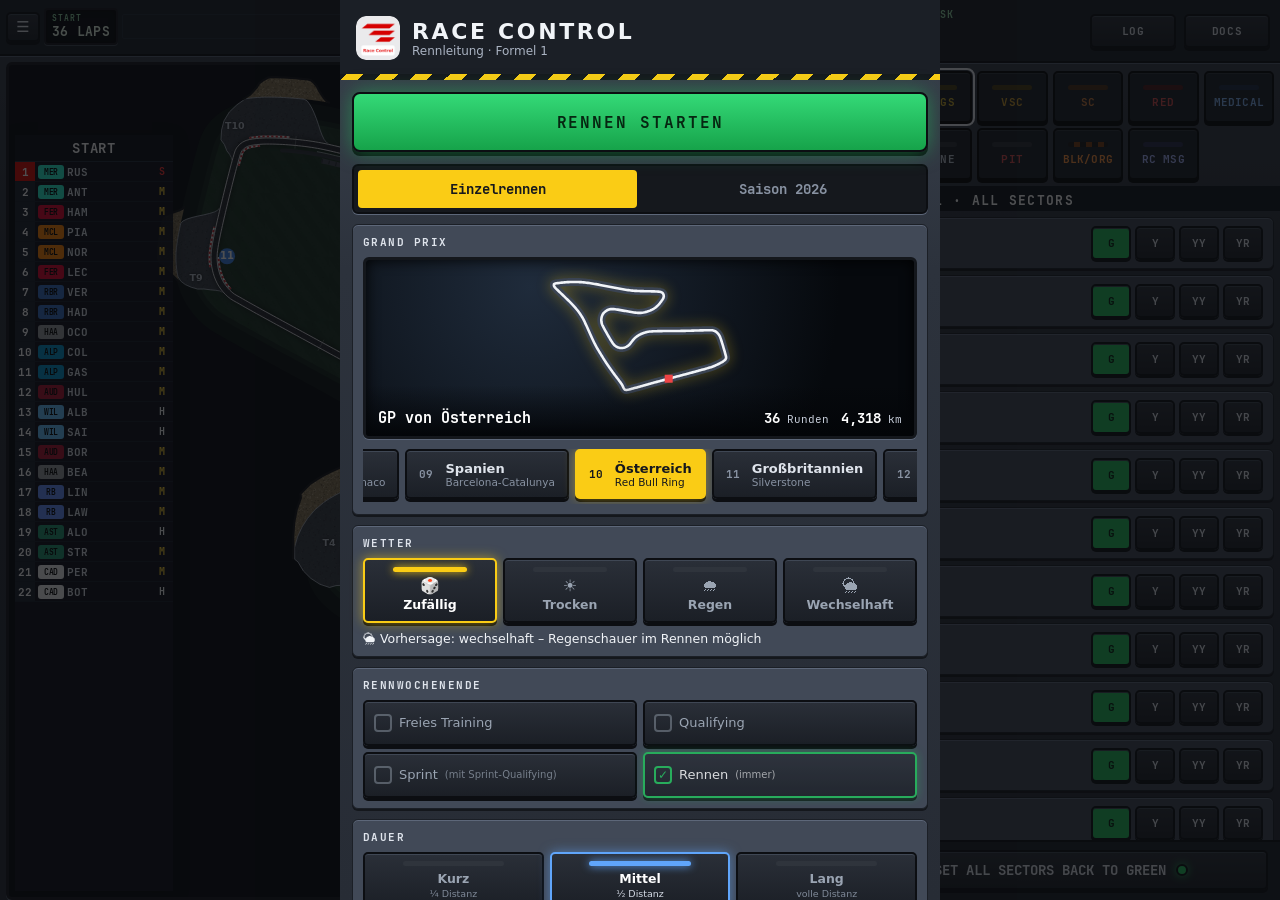
<file: index.html>
<!doctype html>
<html lang="de">
<head>
  <meta charset="utf-8">
  <meta name="viewport" content="width=device-width, initial-scale=1, maximum-scale=1, user-scalable=no, viewport-fit=cover">
  <meta name="theme-color" content="#0b0f17">
  <meta name="mobile-web-app-capable" content="yes">
  <meta name="apple-mobile-web-app-capable" content="yes">
  <meta name="apple-mobile-web-app-status-bar-style" content="black-translucent">
  <meta name="apple-mobile-web-app-title" content="Race Control">
  <title>F1 Race Control</title>
  <link rel="manifest" href="manifest.webmanifest?v=3">
  <link rel="icon" href="icons/icon-192.png">
  <link rel="apple-touch-icon" href="icons/apple-touch-icon.png">
  <link rel="stylesheet" href="css/style.css">
  <!-- Ladeseite: sofort sichtbar, bis alles geladen und die Startseite fertig gezeichnet ist -->
  <style>
    #boot { position: fixed; inset: 0; z-index: 1000; display: flex; align-items: center; justify-content: center; background: #15181d; color: #f1f4f8;
      font-family: system-ui, -apple-system, "Segoe UI", Roboto, sans-serif; transition: opacity .35s ease; }
    #boot.gone { opacity: 0; pointer-events: none; }
    #boot::before, #boot::after { content: ''; position: absolute; left: 0; right: 0; height: 8px; background: repeating-linear-gradient(-45deg, #facc15 0 10px, #15181d 10px 20px); }
    #boot::before { top: 0; } #boot::after { bottom: 0; }
    #boot .bt-in { display: flex; flex-direction: column; align-items: center; width: min(260px, 72vw); }
    #boot .bt-logo { width: 92px; height: 92px; border-radius: 20px; box-shadow: 0 14px 34px -14px rgba(0,0,0,.7); animation: btPuls 1.6s ease-in-out infinite; }
    #boot .bt-name { margin-top: 16px; font: 800 20px ui-monospace, "RC Mono", monospace; letter-spacing: .14em; }
    #boot .bt-sub { margin-top: 2px; font-size: 12px; color: #aab3c2; }
    #boot .bt-bar { width: 100%; height: 6px; margin-top: 24px; border-radius: 3px; background: rgba(255,255,255,.14); overflow: hidden; }
    #boot .bt-bar i { display: block; height: 100%; width: 6%; border-radius: 3px; background: #facc15; transition: width .2s ease-out; }
    #boot .bt-text { margin-top: 10px; font-size: 12.5px; color: #c3cad6; min-height: 17px; }
    @keyframes btPuls { 50% { transform: scale(1.05); } }
    @media (prefers-reduced-motion: reduce) { #boot .bt-logo { animation: none; } }
  </style>
</head>
<body>
  <div id="boot"><div class="bt-in">
    <img class="bt-logo" src="icons/icon-192.png" alt="">
    <div class="bt-name">RACE CONTROL</div>
    <div class="bt-sub">Rennleitung · Formel 1</div>
    <div class="bt-bar"><i id="bootBar"></i></div>
    <div id="bootText" class="bt-text">Wird geladen …</div>
  </div></div>
  <div id="app">
    <header class="status">
      <button id="menuBtn" class="icon-btn" aria-label="Menü">☰</button>
      <div class="status-lap">
        <span id="lapLabel" class="label">Runde</span>
        <span id="lap">–</span>
      </div>
      <div id="flag" class="flag-chip flag-start">START</div>
      <div class="status-clock"><span id="clock">0:00:00</span></div>
      <div class="status-clock status-wx" id="wxOpen" role="button" aria-label="Wetter und Regenradar"><span id="wx" class="wx"></span></div>
      <button id="speedBtn" class="pill-btn" aria-label="Tempo" aria-haspopup="true">4×</button>
      <button id="pauseBtn" class="pill-btn pause-btn" aria-label="Pause">▶</button>
      <button id="rcBtn" class="pill-btn rc-btn" aria-label="RC Desk öffnen">RC</button>
    </header>

    <section id="driverCard" class="driver-card hidden"></section>
    <section class="map-wrap">
      <canvas id="map"></canvas>
      <div id="lights" class="lights hidden"><span></span><span></span><span></span><span></span><span></span></div>
      <div id="tower" class="tower"></div>
      <button id="startCtl" class="start-ctl hidden"></button>
      <div class="map-btns">
        <button id="zoomResetBtn" class="map-btn hidden" aria-label="Zoom zurücksetzen">⤢ Gesamt</button>
        <button id="towerBtn" class="map-btn" aria-label="Ranking anzeigen">TOWER</button>
        <button id="labelsBtn" class="map-btn" aria-label="Kürzel anzeigen">ABC</button>
      </div>
      <div class="paused-tag">PAUSE</div>
      <div class="mon-label">TRACK MAP · LIVE</div>
      <button id="alertBanner" class="alert hidden"></button>
    </section>

    <div id="dragHandle" class="drag-handle" aria-label="Bereich verkleinern oder vergrößern"><span></span></div>
    <nav class="tabs">
      <button class="tab active" data-tab="feed">RC LOG <span id="feedBadge" class="badge-count hidden">0</span></button>
    </nav>

    <main class="panels">
      <div id="panel-timing" class="panel">
        <div class="timing-head">
          <span class="pos">P</span>
          <span class="teambar"></span>
          <span class="code">Fahrer</span>
          <span class="delta"></span>
          <span class="rst"></span>
          <button id="gapHead" class="gap gap-head">Abstand</button>
          <span class="tyrecell">Reifen</span>
          <span class="stops">St</span>
        </div>
        <div id="timing"></div>
      </div>
      <div id="panel-feed" class="panel active">
        <div id="feedFilter" class="fk-chips"></div>
        <ul id="feed" class="feed" data-filter="all"></ul>
      </div>
      <div id="panel-cases" class="panel">
        <div id="cases"></div>
      </div>
    </main>

    <footer class="actions">
      <button id="footDocsBtn" class="deck-btn docs-btn" aria-label="Entscheidungen">DOCS <span id="casesBadge" class="badge-count hidden">0</span></button>
      <button id="deckBtn" class="deck-btn" aria-expanded="false">
        <span class="deck-lamps">
          <span id="lampFlag" class="lamp-s"><i></i>FLAG</span>
          <span id="lampVsc" class="lamp-s"><i></i>VSC</span>
          <span id="lampSc" class="lamp-s"><i></i>SC</span>
          <span id="lampRed" class="lamp-s"><i></i>RED</span>
          <span id="lampMed" class="lamp-s"><i></i>MED</span>
          <span id="lampPit" class="lamp-s"><i></i>PIT</span>
        </span>
        <span class="deck-open">CONTROL <b>▲</b></span>
      </button>
    </footer>
  </div>

  <div id="introScreen" class="intro-screen hidden"><canvas id="introCanvas"></canvas></div>
  <div id="speedDrop" class="speed-drop hidden" aria-hidden="true"></div>
  <div id="speedMenu" class="popover hidden" role="menu">
    <button id="menuPauseBtn" class="menu-pause">▶ WEITER</button>
    <div class="popover-title">Tempo</div>
    <div class="speed-slider"><input id="speedRange" type="range" min="0" max="5" step="1" aria-label="Tempo"><div class="speed-ticks"></div></div>
  </div>

  <!-- ☰ Menü während des Rennens -->
  <div id="optionsScreen" class="overlay hidden">
    <div class="sheet opt-sheet">
      <h2 class="sheet-title">Menü</h2>
      <label class="switch-row">
        <input id="soundToggle" type="checkbox">
        <span>Ton (Motoren, Startampel, Funk, Hinweise)</span>
      </label>
      <label class="switch-row">
        <input id="vibrateToggle" type="checkbox">
        <span>Vibration bei neuen Vorfällen und Entscheidungen</span>
      </label>
      <label class="switch-row">
        <input id="slowToggle" type="checkbox">
        <span>Bei neuen Vorfällen und Entscheidungen auf 1× abbremsen</span>
      </label>
      <div class="opt-actions">
        <button id="optSaveBtn" class="secondary-btn">💾 Spiel speichern</button>
        <div id="optSaved" class="opt-saved"></div>
        <button id="optHomeBtn" class="secondary-btn">Zurück zur Startseite</button>
        <button id="optCloseBtn" class="primary-btn">Weiter</button>
      </div>
    </div>
  </div>

  <!-- Kontrollpult im Vollbild -->
  <div id="desk" class="fs-screen desk hidden hz-frame">
    <div class="fs-top"><div class="fs-t fs-lap"><span class="lap-now"></span><small class="clock-now"></small></div>
      <button id="deskLogBtn" class="pill-btn desk-top-btn" aria-label="Race Log">LOG</button>
      <button id="deskDecBtn" class="pill-btn desk-top-btn" aria-label="Entscheidungen öffnen">DOCS <span id="deskDecBadge" class="badge-count hidden">0</span></button>
      <button id="deskMapBtn" class="pill-btn desk-top-btn map-toggle" aria-label="Karte ein- oder ausblenden">MAP</button>
      <button id="deskSpeedBtn" class="pill-btn desk-top-btn speed-btn" aria-label="Tempo">4×</button>
      <button id="deskClose" class="pill-btn desk-top-btn tv-btn" aria-label="Zur TV-Ansicht">TV</button></div>
    <div class="desk-live"><canvas id="deskMap"></canvas><span id="deskTag" class="desk-tag"></span><span id="deskSpeed" class="desk-speed"></span></div>
      <div id="deck" class="deck-grid">
        <button id="startDeskBtn" class="act act-start act-live"><i class="act-led"></i>START</button>
        <button id="flagBtn" class="act act-flag act-live"><i class="act-led"></i>FLAGS</button>
        <button id="vscBtn" class="act act-vsc act-live"><i class="act-led"></i>VSC</button>
        <button id="scBtn" class="act act-sc act-live"><i class="act-led"></i>SC</button>
        <button id="redBtn" class="act act-red act-live"><i class="act-led"></i>RED</button>
        <button id="medBtn" class="act act-med act-live"><i class="act-led"></i>MEDICAL</button>
        <button id="sweepBtn" class="act act-svc act-live"><i class="act-led"></i>SWEEPER</button>
        <button id="craneBtn" class="act act-svc act-live"><i class="act-led"></i>CRANE</button>
        <button id="pitBtn" class="act act-pit act-live"><i class="act-led"></i>PIT</button>
        <button id="boBtn" class="act act-bo act-live"><i class="act-led"></i>BLK/ORG</button>
        <button id="msgBtn" class="act act-msg act-live"><i class="act-led"></i>RC MSG</button>
      </div>
    <div id="deskBody" class="desk-body">
  <div id="flagSheet" class="flag-sheet hidden">
    <div class="flag-sheet-head">
      <div>
        <div id="flagTitle" class="flag-sheet-title">FLAG CONTROL</div>
      </div>
      <button id="flagCloseBtn" class="pill-btn">ESC</button>
    </div>
    <div id="flagList" class="flag-list"></div>
    <div class="flag-sheet-foot">
      <button id="allGreenBtn" class="secondary-btn"><i class="g-dot"></i>SET ALL SECTORS BACK TO GREEN<i class="g-dot"></i></button>
    </div>
  </div>

  <div id="controlSheet" class="flag-sheet hidden">
    <div class="flag-sheet-head">
      <div>
        <div id="ctlTitle" class="flag-sheet-title"></div>
        <div id="ctlSub" class="flag-sheet-sub"></div>
      </div>
      <button id="ctlCloseBtn" class="pill-btn">ESC</button>
    </div>
    <div id="ctlBody" class="ctl-body"></div>
    <div id="ctlFoot" class="ctl-foot"></div>
  </div>

    </div>
  </div>

  <!-- Race Log im Vollbild (aus Desk und Docs) -->
  <div id="logScreen" class="fs-screen dec hidden hz-frame">
    <div class="fs-top"><div class="fs-t fs-lap"><span class="lap-now"></span><small class="clock-now"></small></div>
      <button id="logDeskBtn" class="pill-btn desk-top-btn" aria-label="Race Control Desk">RC DESK</button>
      <button id="logDecBtn" class="pill-btn desk-top-btn" aria-label="Entscheidungen">DOCS</button>
      <button id="logSpeedBtn" class="pill-btn desk-top-btn speed-btn" aria-label="Tempo">4×</button>
      <button id="logClose" class="pill-btn desk-top-btn tv-btn" aria-label="Zur TV-Ansicht">TV</button></div>
    <div id="logBody" class="log-body"></div>
  </div>

  <!-- Entscheidungen im Vollbild -->
  <div id="decScreen" class="fs-screen dec hidden hz-frame">
    <div id="decListView" class="dec-view">
      <div class="fs-top"><div class="fs-t fs-lap"><span class="lap-now"></span><small class="clock-now"></small></div>
        <button id="decLogBtn" class="pill-btn desk-top-btn" aria-label="Race Log">LOG</button>
        <button id="decDeskBtn" class="pill-btn desk-top-btn" aria-label="Race Control Desk">RC DESK</button>
        <button id="decMapBtn" class="pill-btn desk-top-btn map-toggle" aria-label="Karte ein- oder ausblenden">MAP</button>
        <button id="decSpeedBtn" class="pill-btn desk-top-btn speed-btn" aria-label="Tempo">4×</button>
        <button id="decClose" class="pill-btn desk-top-btn tv-btn" aria-label="Zur TV-Ansicht">TV</button></div>
      <div class="desk-live dec-map"><canvas id="decMap"></canvas><span id="decTag" class="desk-tag"></span></div>
      <div id="decSub" class="dec-sub"></div>
      <div id="decLive" class="dec-live"></div>
      <div id="decCount" class="dec-count"></div>
      <div id="decTabs" class="dec-tabs"><button data-f="open">OFFEN</button><button data-f="done">ENTSCHIEDEN</button><button data-f="all">ALLE</button></div>
      <div id="decList" class="dec-list"></div>
      <div class="dec-foot"><button id="decNext" class="ctl-btn ctl-sc"></button></div>
    </div>
    <div id="decDocView" class="dec-view hidden">
      <div class="fs-top"><button id="decPrev" class="x-btn" aria-label="Vorheriger Fall">‹</button><div id="decDocTitle" class="fs-t fs-center"></div><button id="decNextDoc" class="x-btn" aria-label="Nächster Fall">›</button><button id="decBack" class="x-btn" aria-label="Zur Liste">✕</button></div>
      <div id="decDocBody" class="dec-doc-body"></div>
      <div id="decDocFoot" class="dec-doc-foot"></div>
    </div>
  </div>

  <div id="ptr" class="ptr hidden"><span>↓ Zum Aktualisieren ziehen</span></div>
  <div id="startScreen" class="overlay start-screen">
    <div class="sheet">
      <div class="brand">
        <img class="brand-mark brand-img" src="icons/icon-192.png" alt="">
        <div>
          <div class="brand-title">RACE CONTROL</div>
          <div class="brand-sub">Rennleitung · Formel 1</div>
        </div>
      </div>
      <div id="resumeBox"></div>
      <button id="startBtn" class="primary-btn">Rennen starten</button>
      <div class="mode-switch">
        <button id="modeSingle" class="mode-btn">Einzelrennen</button>
        <button id="modeSeason" class="mode-btn">Saison 2026</button>
      </div>
      <!-- Grand Prix: großes Streckenbild (beide Modi), Rennleiste nur im Einzelrennen -->
      <div id="gpCard" class="setup st-card">
        <div class="setup-label">GRAND PRIX</div>
        <div class="gp-preview">
          <canvas id="trackPreview"></canvas>
          <div id="evRound" class="gp-round"></div>
          <div id="gpInfo" class="gp-info"></div>
        </div>
        <div id="gpList" class="gp-list" role="listbox" aria-label="Rennen auswählen"></div>
      </div>
      <div class="setup-opts">
        <div class="setup-row st-card"><span class="setup-label">WETTER</span>
          <div id="wxSeasonNote" class="wx-season-note">In der Saison ist das Wetter nicht wählbar – es ist zufällig, mit der typischen Regenwahrscheinlichkeit der Strecke.</div>
          <div id="weatherSeg" class="seg seg-wx" role="radiogroup" aria-label="Wetter"></div>
          <div id="forecast" class="forecast"></div>
        </div>
        <div id="sessionBox" class="setup-row st-card">
          <span class="setup-label">RENNWOCHENENDE</span>
          <div id="sessionChecks" class="sess-checks">
            <label><input type="checkbox" value="fp"> Freies Training</label>
            <label><input type="checkbox" value="quali"> Qualifying</label>
            <label><input type="checkbox" value="sprint"> Sprint <small>(mit Sprint-Qualifying)</small></label>
            <label class="locked"><input type="checkbox" value="race" checked disabled> Rennen <small>(immer)</small></label>
          </div>
          <div id="weekendSteps" class="weekend-steps"></div>
        </div>
        <div class="setup-row st-card"><span class="setup-label">DAUER</span>
          <div id="lengthSeg" class="seg seg-len" role="radiogroup" aria-label="Dauer"></div>
        </div>
        <div id="diffRow" class="setup-row st-card"><span class="setup-label">SCHWIERIGKEIT</span>
          <div id="diffSeg" class="seg seg-diff" role="radiogroup" aria-label="Schwierigkeit"></div>
        </div>
      </div>
      <button id="seasonBtn" class="secondary-btn season-btn hidden">🏆 Saison-Übersicht</button>
      <div id="history" class="history st-card"></div>
      <div class="app-version">Version 75</div>
      <details class="options st-card">
        <summary>Optionen</summary>
        <label>Rennen-Nr. (gleiche Nr. = gleiches Rennen)
          <input id="seedInput" type="number" inputmode="numeric" placeholder="zufällig">
        </label>
        <div id="seedInfo" class="seed-info"></div>
      </details>
    </div>
  </div>

  <div id="seasonScreen" class="overlay hidden">
    <div class="sheet">
      <h2 class="sheet-title">🏆 Saison 2026</h2>
      <div id="seasonNotes"></div>
      <div class="season-tabs">
        <button class="stab active" data-stab="drivers">Fahrer</button>
        <button class="stab" data-stab="teams">Teams</button>
        <button class="stab" data-stab="calendar">Kalender</button>
        <button class="stab" data-stab="penalties">Strafen</button>
        <button class="stab" data-stab="rep">Ruf</button>
      </div>
      <div id="seasonBody"></div>
      <div class="sheet-actions">
        <button id="seasonResetBtn" class="secondary-btn">Saison neu starten</button>
        <button id="seasonCloseBtn" class="primary-btn">Schließen</button>
      </div>
    </div>
  </div>

  <div id="sceneFull" class="overlay hidden">
    <div class="sheet scene-sheet">
      <h2 id="sceneFullTitle" class="sheet-title">🎥 Rennszene</h2>
      <div id="sceneFullBody" class="scene-box scene-big"></div>
      <div class="sheet-actions">
        <button id="sceneFullClose" class="primary-btn">Schließen</button>
      </div>
    </div>
  </div>
  <div id="statsScreen" class="overlay hidden">
    <div class="sheet">
      <h2 class="sheet-title">📊 Statistik</h2>
      <div id="statsBody"></div>
      <div class="sheet-actions">
        <button id="statsResetBtn" class="secondary-btn">Verlauf löschen</button>
        <button id="statsCloseBtn" class="primary-btn">Schließen</button>
      </div>
    </div>
  </div>

  <div id="briefScreen" class="overlay hidden fs-overlay">
    <div class="sheet hz-frame">
      <h2 class="sheet-title">DRIVERS' BRIEFING</h2>
      <p class="ctl-small">Vor dem Rennen: Die Fahrer geben Hinweise. Lege fest, in welchen Kurven die Streckenbegrenzung überwacht wird (bis zu 3).</p>
      <div id="briefBody"></div>
      <div class="sheet-actions"><button id="briefOkBtn" class="primary-btn">Briefing beenden</button></div>
    </div>
  </div>
  <div id="wxScreen" class="overlay hidden">
    <div class="sheet wx-sheet">
      <div class="sheet-head-x"><h2 class="sheet-title">WEATHER · RADAR</h2><button id="wxCloseBtn" class="x-btn" aria-label="Schließen">✕</button></div>
      <div id="wxBody"></div>
    </div>
  </div>
  <div id="postScreen" class="overlay hidden">
    <div class="sheet post-sheet">
      <div class="post-head">
        <h2 class="sheet-title">POST-RACE · STEWARDS</h2>
        <div id="postProgress" class="post-progress"></div>
      </div>
      <p class="ctl-small post-intro">Vor dem Ergebnis: offene Entscheidungen und Anhörungen nacheinander abarbeiten, danach die technische Abnahme.</p>
      <div id="postSteps" class="post-steps"></div>
      <div id="postBody"></div>
    </div>
  </div>
  <div id="resultScreen" class="overlay hidden">
    <div class="sheet">
      <h2 id="resultTitle" class="sheet-title">🏁 Rennergebnis</h2>
      <div id="resultBody"></div>
      <div class="sheet-actions">
        <button id="openCasesBtn" class="secondary-btn hidden">Zu den offenen Entscheidungen</button>
        <button id="applySeasonBtn" class="primary-btn hidden">In die Saison übernehmen</button>
        <button id="replayBtn" class="secondary-btn hidden">▶ Replay des Rennens</button>
        <button id="closeResultBtn" class="secondary-btn">Schließen</button>
        <button id="newRaceBtn" class="primary-btn">Neues Rennen</button>
      </div>
    </div>
  </div>

  <div id="replayScreen" class="replay-screen hidden">
    <div class="rp-head"><span class="rp-tag">REPLAY</span><b id="rpTitle"></b><button id="rpClose" class="x-btn" aria-label="Schließen">✕</button></div>
    <div class="rp-stage">
      <canvas id="rpCanvas"></canvas>
      <div id="rpTower" class="rp-tower"></div>
      <div id="rpInfo" class="rp-info"></div>
    </div>
    <div class="rp-bar">
      <div class="rp-timeline"><div id="rpMarks" class="rp-marks"></div><input id="rpSlider" type="range" min="0" max="1000" value="0" aria-label="Zeitleiste"></div>
      <div class="rp-ctrl">
        <button id="rpPlay" class="rp-play">▶</button>
        <span id="rpTime" class="rp-time"></span>
        <div id="rpSpeeds" class="rp-speeds"><button data-sp="4">4×</button><button data-sp="16">16×</button><button data-sp="32">32×</button><button data-sp="64">64×</button></div>
      </div>
    </div>
    <div id="rpEvents" class="rp-events"></div>
  </div>

  <div id="toast" class="toast"></div>

  <script type="module" src="js/main.js"></script>
</body>
</html>
</file>
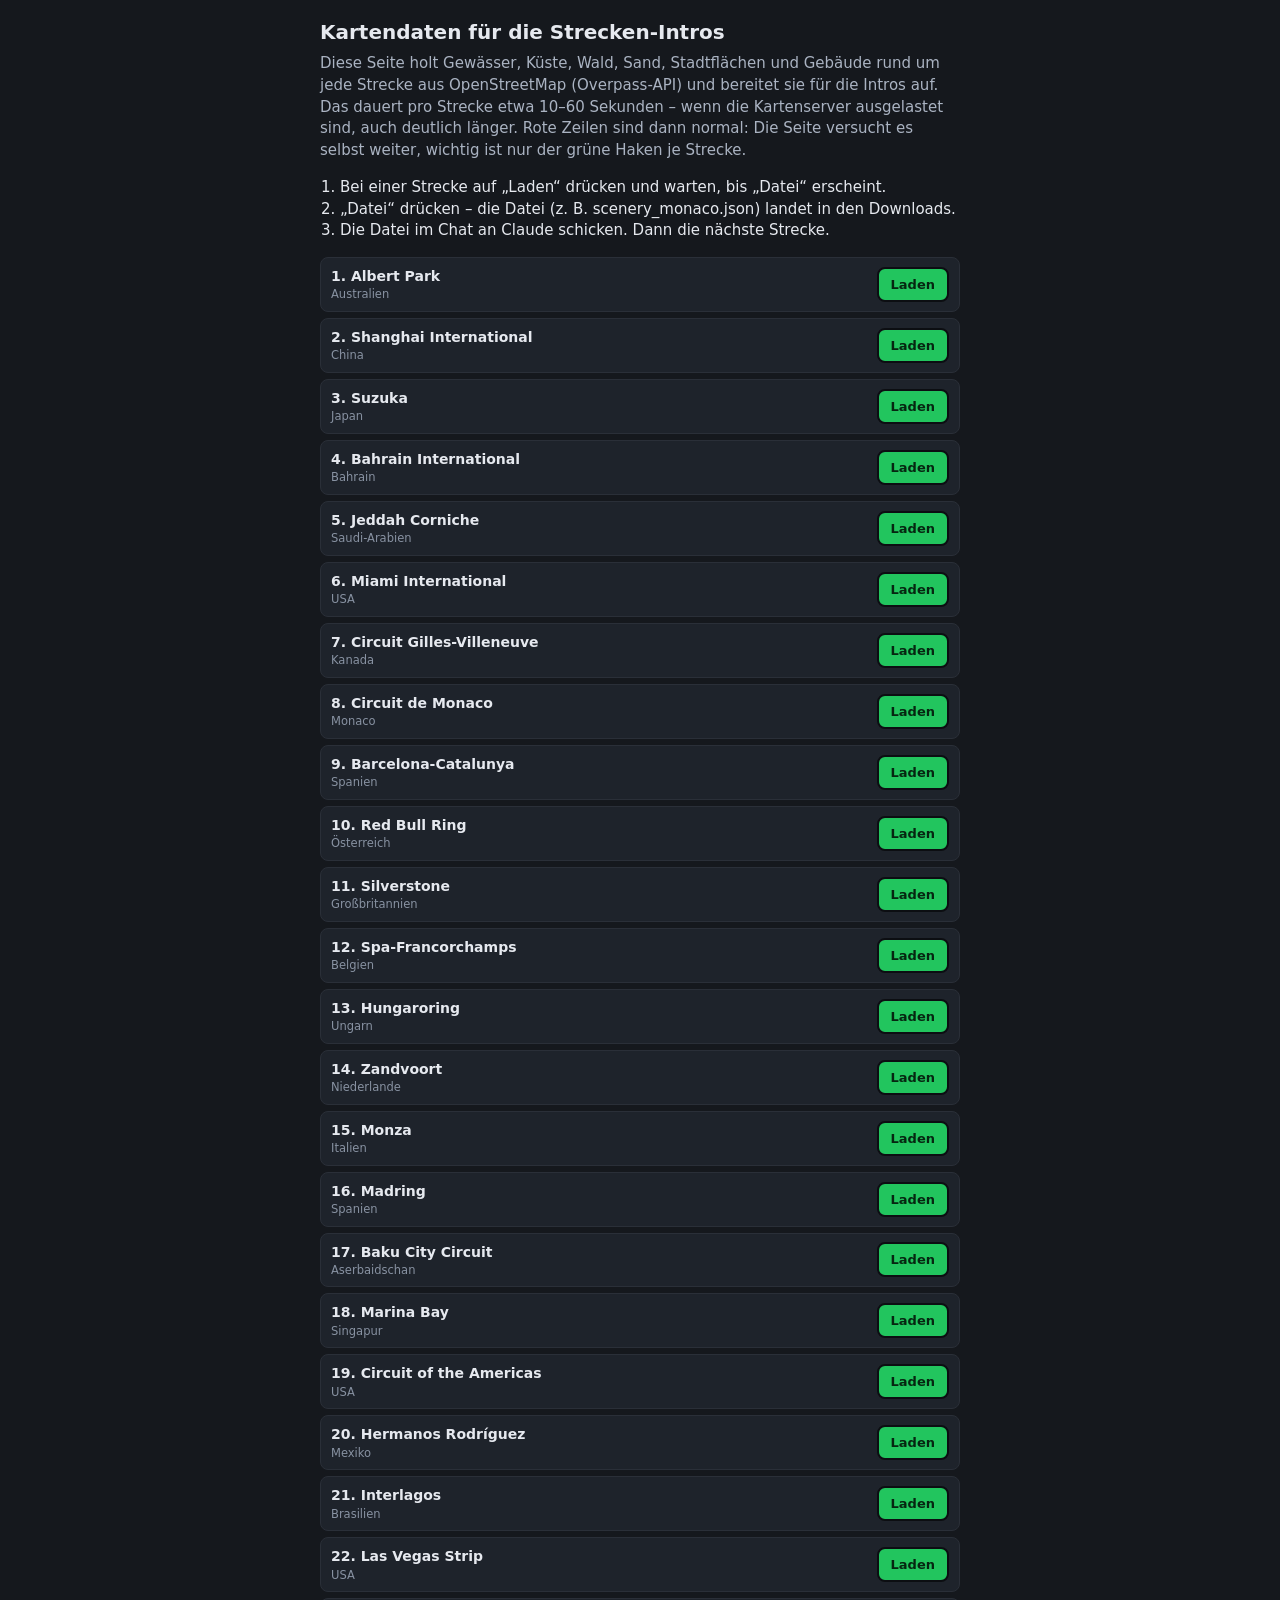
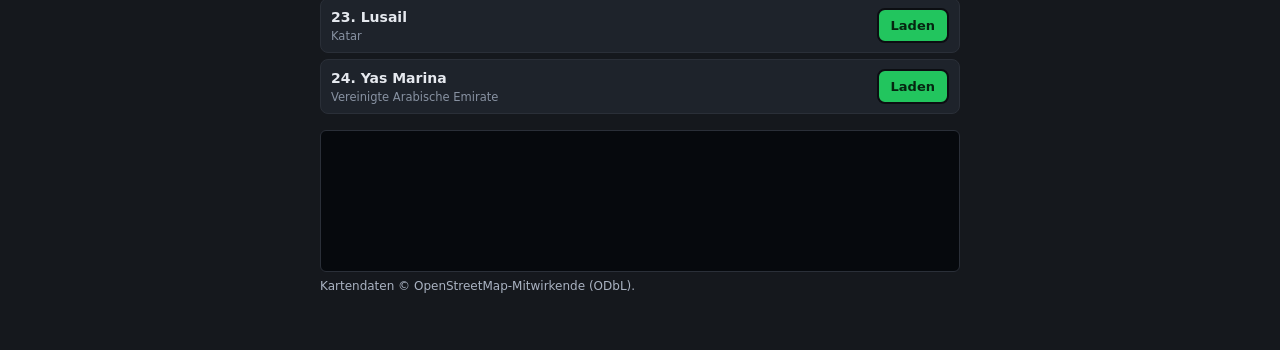
<file: tools/scenery.html>
<!doctype html>
<html lang="de">
<head>
<meta charset="utf-8">
<meta name="viewport" content="width=device-width,initial-scale=1">
<title>Race Control · Kartendaten</title>
<style>
  :root { color-scheme: dark; }
  body { margin: 0; background: #15181d; color: #e6e9ef; font: 15px/1.45 system-ui, sans-serif; }
  main { max-width: 640px; margin: 0 auto; padding: 18px 16px 40px; }
  h1 { font-size: 20px; margin: 0 0 6px; }
  p { color: #aab3c2; margin: 6px 0 14px; }
  button { font: 700 15px system-ui; padding: 12px 18px; border-radius: 8px; border: 2px solid #0c0e12; background: #22c55e; color: #062611; cursor: pointer; }
  button:disabled { opacity: .5; cursor: default; }
  #dl { background: #facc15; color: #15181d; display: none; margin-top: 12px; }
  ol { padding-left: 20px; }
  .list { display: grid; gap: 6px; margin: 10px 0; }
  .row { display: flex; align-items: center; gap: 8px; background: #1e232b; border: 1px solid #2a2f38; border-radius: 8px; padding: 8px 10px; }
  .row b { flex: 1; min-width: 0; font-size: 14px; }
  .row small { display: block; color: #8892a2; font-weight: 400; font-size: 11.5px; }
  .row button { padding: 8px 12px; font-size: 13px; }
  .row .file { background: #facc15; color: #15181d; }
  .row.done { border-color: #22c55e; }
  #log { margin-top: 16px; font: 12px/1.5 ui-monospace, monospace; background: #06090d; border: 1px solid #2a2f38; border-radius: 6px; padding: 10px; white-space: pre-wrap; min-height: 120px; }
  .ok { color: #86efac; } .err { color: #fca5a5; }
</style>
</head>
<body>
<main>
  <h1>Kartendaten für die Strecken-Intros</h1>
  <p>Diese Seite holt Gewässer, Küste, Wald, Sand, Stadtflächen und Gebäude rund um jede Strecke aus OpenStreetMap
    (Overpass-API) und bereitet sie für die Intros auf. Das dauert pro Strecke etwa 10–60 Sekunden – wenn die Kartenserver ausgelastet sind,
    auch deutlich länger. Rote Zeilen sind dann normal: Die Seite versucht es selbst weiter, wichtig ist nur der grüne Haken je Strecke.</p>
  <ol>
    <li>Bei einer Strecke auf „Laden“ drücken und warten, bis „Datei“ erscheint.</li>
    <li>„Datei“ drücken – die Datei (z. B. scenery_monaco.json) landet in den Downloads.</li>
    <li>Die Datei im Chat an Claude schicken. Dann die nächste Strecke.</li>
  </ol>
  <div id="list" class="list"></div>
  <div id="log"></div>
  <p style="font-size:12px">Kartendaten © OpenStreetMap-Mitwirkende (ODbL).</p>
</main>
<script type="module">
import { TRACKS } from '../js/data/tracks/index.js';

// Mittelpunkt (lat/lon) der Projektion – identisch zu tools/gen_tracks.py
const ORIGIN = {
  albertpark: [-37.84591, 144.97037], shanghai: [31.34020, 121.21930], suzuka: [34.84459, 136.53278],
  bahrain: [26.03223, 50.51416], jeddah: [21.63894, 39.10273], miami: [25.95762, -80.23775],
  montreal: [45.50441, -73.52645], monaco: [43.73714, 7.42529], barcelona: [41.56900, 2.25735],
  redbullring: [47.22341, 14.76200], silverstone: [52.07177, -1.01636], spa: [50.43466, 5.96867],
  hungaroring: [47.58275, 19.25085], zandvoort: [52.38768, 4.54555], monza: [45.62342, 9.28659],
  madring: [40.47283, -3.62147], baku: [40.36894, 49.84076], singapore: [1.29067, 103.85796],
  cota: [30.13521, -97.63474], mexico: [19.40272, -99.08972], interlagos: [-23.70094, -46.69803],
  lasvegas: [36.11650, -115.16576], lusail: [25.49177, 51.45430], yasmarina: [24.46935, 54.60559],
};
const ORDER = ['albertpark', 'shanghai', 'suzuka', 'bahrain', 'jeddah', 'miami', 'montreal', 'monaco', 'barcelona', 'redbullring', 'silverstone', 'spa', 'hungaroring', 'zandvoort', 'monza', 'madring', 'baku', 'singapore', 'cota', 'mexico', 'interlagos', 'lasvegas', 'lusail', 'yasmarina'];
// Hauptserver und seine beiden Einzel-Rechner (lz4, z) – hilft, wenn der Verteiler überlastet ist; dahinter Ausweich-Server
const SERVERS = ['https://overpass-api.de/api/interpreter', 'https://lz4.overpass-api.de/api/interpreter', 'https://z.overpass-api.de/api/interpreter', 'https://maps.mail.ru/osm/tools/overpass/api/interpreter', 'https://overpass.kumi.systems/api/interpreter'];
const MARGIN = 900, CELL = 20, BUILD_DIST = 520, MAX_BUILD = 1800;

const logEl = document.getElementById('log');
let curId = null;   // Strecke, die gerade lädt – ihr Status steht auch direkt in der Zeile
const log = (t, cls = '') => {
  const s = document.createElement('div'); s.className = cls; s.textContent = t; logEl.append(s); logEl.scrollTop = 1e9;
  const sm = curId && document.querySelector(`.row[data-id="${curId}"] small`);
  if (sm) { sm.textContent = t.trim(); sm.style.color = cls === 'err' ? '#fca5a5' : cls === 'ok' ? '#86efac' : ''; }
};
const sleep = ms => new Promise(r => setTimeout(r, ms));

function query(s, w, n, e) {
  const b = `(${s.toFixed(6)},${w.toFixed(6)},${n.toFixed(6)},${e.toFixed(6)})`;
  return `[out:json][timeout:120];
(
  way["natural"~"^(water|wood|sand|beach|scrub|bare_rock|heath|grassland|wetland|desert|coastline)$"]${b};
  relation["natural"~"^(water|wood|sand|beach|wetland)$"]${b};
  way["landuse"~"^(forest|grass|meadow|residential|commercial|industrial|retail|reservoir|basin|recreation_ground|construction|railway|brownfield|village_green|orchard|vineyard|farmland)$"]${b};
  relation["landuse"~"^(forest|residential|commercial|industrial|retail|reservoir)$"]${b};
  way["leisure"~"^(park|golf_course|pitch|marina|stadium|garden)$"]${b};
  way["waterway"="riverbank"]${b};
  way["water"]${b};
  relation["water"]${b};
  way["amenity"="parking"]${b};
  way["barrier"="city_wall"]${b};
  way["man_made"~"^(pier|breakwater)$"]${b};
);
out geom;`;
}
// Gebäude nur in einem Schlauch entlang der Strecke (deutlich kleinere Abfrage)
function queryBuildings(s, w, n, e) {
  return `[out:json][timeout:150];
way["building"](${s.toFixed(6)},${w.toFixed(6)},${n.toFixed(6)},${e.toFixed(6)});
out geom;`;
}

async function fetchOSM(q, what) {
  for (let round = 0; round < 7; round++) {
    for (const url of SERVERS) {
      try {
        const r = await fetch(url, { method: 'POST', body: new URLSearchParams({ data: q }), signal: AbortSignal.timeout(110000) });
        if (r.ok) { const j = await r.json(); log(`  ${what} ✓ (${new URL(url).host})`, 'ok'); return j; }
        log(`  ${what}: ${new URL(url).host} antwortet ${r.status} (überlastet) – nächster Versuch`, 'err');
      } catch (e) { log(`  ${what}: ${new URL(url).host} ${e.name === 'TimeoutError' ? 'antwortet nicht (Zeitlimit)' : 'nicht erreichbar'} – nächster Versuch`, 'err'); }
      await sleep(3000);
    }
    log(`  ${what}: alle Server ausgelastet – Pause ${15 * (round + 1)} s, dann neuer Durchgang (${round + 2}/7) …`);
    await sleep(15000 * (round + 1));
  }
  throw new Error('kein Kartenserver hat geantwortet');
}

function classify(t) {
  const nat = t.natural, lu = t.landuse, le = t.leisure;
  if (nat === 'water' || 'water' in t || lu === 'reservoir' || lu === 'basin' || t.waterway === 'riverbank' || le === 'marina') return 1;
  if (nat === 'wood' || lu === 'forest' || lu === 'orchard') return 2;
  if (['sand', 'beach', 'bare_rock', 'desert'].includes(nat)) return 3;
  if (['residential', 'commercial', 'industrial', 'retail', 'construction', 'railway', 'brownfield'].includes(lu)) return 4;
  if (['park', 'golf_course', 'pitch', 'garden', 'stadium'].includes(le) || ['grass', 'meadow', 'recreation_ground', 'village_green', 'vineyard', 'farmland'].includes(lu) || ['grassland', 'heath', 'scrub', 'wetland'].includes(nat)) return 5;
  if (t.amenity === 'parking') return 6;
  return null;
}

function heightOf(t) {
  for (const k of ['height', 'building:height']) {
    const v = parseFloat(String(t[k] || '').replace('m', ''));
    if (Number.isFinite(v)) return Math.max(3, Math.min(320, v));
  }
  const lv = parseFloat(t['building:levels']);
  if (Number.isFinite(lv)) return Math.max(3, Math.min(320, lv * 3.2 + 1));
  return null;
}

function simplify(pts, tol) {
  if (pts.length < 4) return pts;
  const rdp = (a, b) => {
    const [ax, ay] = pts[a], [bx, by] = pts[b];
    const dx = bx - ax, dy = by - ay, L = Math.hypot(dx, dy) || 1e-9;
    let best = 0, idx = -1;
    for (let i = a + 1; i < b; i++) { const [px, py] = pts[i]; const d = Math.abs(dy * px - dx * py + bx * ay - by * ax) / L; if (d > best) { best = d; idx = i; } }
    if (idx >= 0 && best > tol) return rdp(a, idx).slice(0, -1).concat(rdp(idx, b));
    return [pts[a], pts[b]];
  };
  return rdp(0, pts.length - 1);
}

async function build(id) {
  const [lat0, lon0] = ORIGIN[id];
  const k = Math.cos(lat0 * Math.PI / 180);
  const fwd = (lon, lat) => [(lon - lon0) * 111320 * k, -(lat - lat0) * 110540];
  const inv = (x, y) => [x / (111320 * k) + lon0, -y / 110540 + lat0];
  const tpts = TRACKS[id].controlPoints;
  const xs = tpts.map(p => p[0]), ys = tpts.map(p => p[1]);
  const x0 = Math.min(...xs) - MARGIN, x1 = Math.max(...xs) + MARGIN, y0 = Math.min(...ys) - MARGIN, y1 = Math.max(...ys) + MARGIN;
  const [lo0, la1] = inv(x0, y0), [lo1, la0] = inv(x1, y1);
  const data = await fetchOSM(query(la0, lo0, la1, lo1), 'Flächen');
  // Gebäude: Rechteck nur knapp um die Strecke (weiter draußen werden sie ohnehin nicht gezeichnet)
  const [blo0, bla1] = inv(Math.min(...xs) - BUILD_DIST, Math.min(...ys) - BUILD_DIST), [blo1, bla0] = inv(Math.max(...xs) + BUILD_DIST, Math.max(...ys) + BUILD_DIST);
  await sleep(2000);
  const bdata = await fetchOSM(queryBuildings(bla0, blo0, bla1, blo1), 'Gebäude');
  data.elements = (data.elements || []).concat(bdata.elements || []);
  const W = Math.ceil((x1 - x0) / CELL), H = Math.ceil((y1 - y0) / CELL);
  const px = ([x, y]) => [(x - x0) / CELL, (y - y0) / CELL];
  const geom = el => el.type === 'way' ? [(el.geometry || []).map(p => fwd(p.lon, p.lat))]
    : (el.members || []).filter(m => (m.role || 'outer') === 'outer' && m.geometry).map(m => m.geometry.map(p => fwd(p.lon, p.lat)));

  const areas = { 1: [], 2: [], 3: [], 4: [], 5: [], 6: [] };
  const coast = [], buildings = [], walls = [];
  for (const el of data.elements || []) {
    const t = el.tags || {};
    if (t.natural === 'coastline') { coast.push(...geom(el)); continue; }
    if (t.barrier === 'city_wall') { for (const g of geom(el)) walls.push({ flat: false, g }); continue; }
    if (t.man_made === 'pier' || t.man_made === 'breakwater') { for (const g of geom(el)) walls.push({ flat: true, g }); continue; }
    if ('building' in t) { for (const g of geom(el)) if (g.length >= 4) buildings.push({ g, h: heightOf(t) }); continue; }
    const c = classify(t);
    if (c) for (const g of geom(el)) if (g.length >= 3) areas[c].push(g);
  }

  // Flächen je Klasse auf eine eigene Maske malen (ohne Kantenglättung: Schwelle auf Alpha)
  const cls = new Uint8Array(W * H);
  const cv = document.createElement('canvas'); cv.width = W; cv.height = H;
  const ctx = cv.getContext('2d', { willReadFrequently: true });
  const mask = (polys, lines = false, width = 2) => {
    ctx.clearRect(0, 0, W, H);
    ctx.fillStyle = '#fff'; ctx.strokeStyle = '#fff'; ctx.lineWidth = width;
    for (const g of polys) {
      ctx.beginPath();
      g.forEach((p, i) => { const [a, b] = px(p); i ? ctx.lineTo(a, b) : ctx.moveTo(a, b); });
      if (lines) ctx.stroke(); else { ctx.closePath(); ctx.fill(); }
    }
    const d = ctx.getImageData(0, 0, W, H).data;
    const m = new Uint8Array(W * H);
    for (let i = 0; i < W * H; i++) m[i] = d[i * 4 + 3] >= 128 ? 1 : 0;
    return m;
  };
  for (const c of [4, 5, 6, 2, 3, 1]) {
    if (!areas[c].length) continue;
    const m = mask(areas[c]);
    for (let i = 0; i < W * H; i++) if (m[i]) cls[i] = c;
  }
  // Meer: Land links, Wasser rechts der Küstenlinie → Flutfüllung von beiden Seiten
  if (coast.length) {
    const bar = mask(coast, true, 2);
    const lab = new Uint8Array(W * H);
    const seedsW = [], seedsL = [];
    for (const g of coast) {
      const pts = g.map(px);
      for (let i = 0; i + 1 < pts.length; i++) {
        const [ax, ay] = pts[i], [bx, by] = pts[i + 1];
        const dx = bx - ax, dy = by - ay, L = Math.hypot(dx, dy) || 1, mx = (ax + bx) / 2, my = (ay + by) / 2;
        seedsW.push([Math.floor(mx - dy / L * 2.5), Math.floor(my + dx / L * 2.5)]);
        seedsL.push([Math.floor(mx + dy / L * 2.5), Math.floor(my - dx / L * 2.5)]);
      }
    }
    const flood = (seeds, val) => {
      const q = [];
      for (const [x, y] of seeds) if (x >= 0 && y >= 0 && x < W && y < H && !bar[y * W + x] && !lab[y * W + x]) { lab[y * W + x] = val; q.push(y * W + x); }
      while (q.length) {
        const i = q.pop(), x = i % W, y = (i / W) | 0;
        for (const [nx, ny] of [[x + 1, y], [x - 1, y], [x, y + 1], [x, y - 1]]) {
          if (nx < 0 || ny < 0 || nx >= W || ny >= H) continue;
          const j = ny * W + nx;
          if (!bar[j] && !lab[j]) { lab[j] = val; q.push(j); }
        }
      }
    };
    flood(seedsL, 2);
    flood(seedsW, 1);
    for (let i = 0; i < W * H; i++) {
      if (lab[i] === 1 && cls[i] !== 6) cls[i] = 1;
      else if (bar[i] && cls[i] === 0) cls[i] = 3;
    }
  }
  // Die Strecke selbst ist nie Wasser
  for (const [x, y] of tpts) {
    const cx = Math.floor((x - x0) / CELL), cy = Math.floor((y - y0) / CELL);
    for (let a = -1; a <= 1; a++) for (let b = -1; b <= 1; b++) { const i = (cy + b) * W + cx + a; if (cx + a >= 0 && cx + a < W && cy + b >= 0 && cy + b < H && cls[i] === 1) cls[i] = 0; }
  }
  const rows = [];
  for (let y = 0; y < H; y++) {
    const r = []; let cur = cls[y * W], n = 0;
    for (let x = 0; x < W; x++) { const v = cls[y * W + x]; if (v === cur) n++; else { r.push(cur, n); cur = v; n = 1; } }
    r.push(cur, n); rows.push(r);
  }
  // Gebäude nahe der Strecke
  const G = 40, near = new Set(tpts.map(([x, y]) => `${Math.floor(x / G)},${Math.floor(y / G)}`));
  // Kontrollpunkte liegen teils weit auseinander: Zwischenpunkte ergänzen
  for (let i = 0; i < tpts.length; i++) {
    const [ax, ay] = tpts[i], [bx, by] = tpts[(i + 1) % tpts.length];
    const steps = Math.ceil(Math.hypot(bx - ax, by - ay) / 20);
    for (let s = 1; s < steps; s++) near.add(`${Math.floor((ax + (bx - ax) * s / steps) / G)},${Math.floor((ay + (by - ay) * s / steps) / G)}`);
  }
  const R = Math.ceil(BUILD_DIST / G);
  const distOk = (x, y) => { const gx = Math.floor(x / G), gy = Math.floor(y / G); for (let a = -R; a <= R; a++) for (let b = -R; b <= R; b++) if (near.has(`${gx + a},${gy + b}`)) return true; return false; };
  const blist = [];
  for (const { g, h } of buildings) {
    const ring = (g[0][0] === g[g.length - 1][0] && g[0][1] === g[g.length - 1][1]) ? g.slice(0, -1) : g;
    const cx = ring.reduce((a, p) => a + p[0], 0) / ring.length, cy = ring.reduce((a, p) => a + p[1], 0) / ring.length;
    if (!distOk(cx, cy)) continue;
    let A = 0; for (let i = 0; i < ring.length; i++) { const [ax, ay] = ring[i], [bx, by] = ring[(i + 1) % ring.length]; A += ax * by - bx * ay; }
    A = Math.abs(A) / 2;
    if (A < 25) continue;
    const hh = h || Math.min(14, 4 + Math.sqrt(A) * 0.25);
    const sp = simplify(ring, 1.5);
    if (sp.length < 3) continue;
    blist.push({ w: A * (1 + hh / 20), h: Math.round(hh * 10) / 10, sp });
  }
  blist.sort((a, b) => b.w - a.w);
  const b = blist.slice(0, MAX_BUILD).map(o => [o.h, ...o.sp.flatMap(p => [Math.round(p[0]), Math.round(p[1])])]);
  const wOut = [];
  for (const { flat, g } of walls) {
    if (g.length < 2 || !g.some(([x, y], i) => i % Math.max(1, Math.floor(g.length / 6)) === 0 && distOk(x, y))) continue;
    wOut.push([flat ? 0 : 1, ...simplify(g, 1.5).flatMap(p => [Math.round(p[0]), Math.round(p[1])])]);
  }
  return { cell: CELL, x0: Math.round(x0), y0: Math.round(y0), w: W, h: H, rows, b, walls: wOut };
}

// Eine Strecke nach der anderen – jede mit eigenem „Laden“ und eigener Datei
const result = {}, failed = {};
let busy = false;
const listEl = document.getElementById('list');
const sent = id => { try { return localStorage.getItem('scn.sent.' + id) === '1'; } catch { return false; } };
function renderList() {
  listEl.innerHTML = ORDER.map((id, i) => {
    const def = TRACKS[id], st = result[id] ? 'geladen – jetzt „Datei“ drücken' : failed[id] ? 'hat nicht geklappt – später erneut laden' : sent(id) ? 'schon heruntergeladen' : '';
    return `<div class="row${result[id] || sent(id) ? ' done' : ''}" data-id="${id}">
      <b>${i + 1}. ${def.name}<small>${def.country}${st ? ' · ' + st : ''}</small></b>
      <button class="load" data-id="${id}" ${busy ? 'disabled' : ''}>${result[id] ? 'Neu laden' : 'Laden'}</button>
      ${result[id] ? `<button class="file" data-id="${id}">Datei</button>` : ''}
    </div>`;
  }).join('');
}
async function loadOne(id) {
  busy = true; renderList();
  curId = id;
  log(`${TRACKS[id].name} … lädt`);
  try {
    const t0 = performance.now();
    result[id] = await build(id);
    const sc = result[id];
    log(`  ✓ fertig: ${sc.w}×${sc.h} Zellen · ${sc.b.length} Gebäude · ${sc.walls.length} Mauern (${((performance.now() - t0) / 1000).toFixed(0)} s) – jetzt „Datei“ drücken`, 'ok');
  } catch (err) { log(`  ✗ ${err.message} – bitte später noch einmal „Laden“ drücken`, 'err'); failed[id] = true; }
  busy = false; curId = null; renderList();
}
function download(id) {
  const blob = new Blob([JSON.stringify({ [id]: result[id] })], { type: 'application/json' });
  const a = document.createElement('a');
  a.href = URL.createObjectURL(blob); a.download = `scenery_${id}.json`; a.click();
  try { localStorage.setItem('scn.sent.' + id, '1'); } catch { /* egal */ }
  renderList();
}
listEl.addEventListener('click', e => {
  const b = e.target.closest('button'); if (!b) return;
  if (b.classList.contains('load') && !busy) loadOne(b.dataset.id);
  if (b.classList.contains('file')) download(b.dataset.id);
});
renderList();
</script>
</body>
</html>
</file>
<file: css/style.css>
:root {
  --bg: #0b0f17;
  --bg-2: #121826;
  --bg-3: #1a2233;
  --line: #263046;
  --text: #e6e9ef;
  --muted: #8a94a7;
  --accent: #e10600;
  --green: #1fbf5a;
  --yellow: #ffd12e;
  --blue: #3d8bff;
  --safe-top: env(safe-area-inset-top, 0px);
  --safe-bottom: env(safe-area-inset-bottom, 0px);
}

* { box-sizing: border-box; -webkit-tap-highlight-color: transparent; }

html, body {
  margin: 0;
  height: 100%;
  background: var(--bg);
  color: var(--text);
  font-family: system-ui, -apple-system, "Segoe UI", Roboto, sans-serif;
  font-size: 14px;
  overscroll-behavior: none;
  touch-action: manipulation;       /* kein Doppeltipp-Zoom */
  -webkit-text-size-adjust: 100%;
  user-select: none;
  -webkit-user-select: none;
}

button {
  font: inherit;
  color: inherit;
  background: none;
  border: 0;
  padding: 0;
  cursor: pointer;
}

.hidden { display: none !important; }

#app {
  display: flex;
  flex-direction: column;
  height: 100dvh;
  max-width: 600px;
  margin: 0 auto;
}

/* ---------- Statusleiste ---------- */
.status {
  display: flex;
  align-items: center;
  gap: 8px;
  padding: calc(8px + var(--safe-top)) 10px 8px;
  background: var(--bg-2);
  border-bottom: 1px solid var(--line);
}
.icon-btn {
  width: 32px; height: 32px;
  border-radius: 8px;
  font-size: 18px;
  color: var(--muted);
}
.status-lap { display: flex; flex-direction: column; line-height: 1.1; min-width: 64px; }
.status-lap .label { font-size: 10px; color: var(--muted); text-transform: uppercase; letter-spacing: .08em; }
#lap { font-weight: 700; font-size: 16px; font-variant-numeric: tabular-nums; }
.status-clock {
  margin-left: auto;
  display: flex;
  flex-direction: column;
  align-items: flex-end;
  line-height: 1.15;
  font-variant-numeric: tabular-nums;
  color: var(--muted);
  font-size: 13px;
}
.wx { font-size: 11px; color: #9fb4d1; white-space: nowrap; }
.forecast { margin-top: 10px; font-size: 13px; color: #c9d4e4; }
.options select {
  display: block; width: 100%; margin-top: 6px; padding: 10px;
  border-radius: 8px; border: 1px solid var(--line); background: var(--bg); color: var(--text); font: inherit;
}
.tyre-I { border-color: #43b02a; color: #43b02a; }
.tyre-W { border-color: #2f86ff; color: #2f86ff; }
.tw-tyre.I { color: #43b02a; } .tw-tyre.W { color: #2f86ff; }
.flag-chip {
  padding: 4px 10px;
  border-radius: 6px;
  font-weight: 800;
  font-size: 12px;
  letter-spacing: .06em;
}
.flag-green { background: var(--green); color: #04210f; }
.flag-yellow { background: var(--yellow); color: #000; }
.flag-double { background: var(--yellow); color: #000; box-shadow: 0 0 0 2px #000 inset, 0 0 0 3px var(--yellow); animation: blink 1s steps(2) infinite; }
.flag-vsc { background: #000; color: var(--yellow); border: 2px solid var(--yellow); }
.flag-sc { background: #ff9a1f; color: #000; }
.flag-red { background: var(--accent); color: #fff; animation: blink 1s steps(2) infinite; }
.flag-slippery { color: #000; background: repeating-linear-gradient(90deg, var(--yellow) 0 8px, #e10600 8px 16px); }
@keyframes blink { 50% { opacity: .55; } }
.flag-start { background: var(--bg-3); color: var(--text); }
.flag-chequered {
  color: #000;
  background: repeating-conic-gradient(#fff 0 25%, #ccc 0 50%) 0 0 / 8px 8px;
}
.pill-btn {
  min-width: 40px;
  height: 32px;
  padding: 0 10px;
  border-radius: 8px;
  background: var(--bg-3);
  font-weight: 700;
  font-variant-numeric: tabular-nums;
}
.pause-btn { min-width: 40px; }

/* ---------- Karte ---------- */
.map-wrap {
  position: relative;
  height: 34dvh;
  min-height: 200px;
  background: radial-gradient(ellipse at center, #141b29 0%, var(--bg) 75%);
  border-bottom: 1px solid var(--line);
}
#map { width: 100%; height: 100%; display: block; touch-action: none; }
.map-btns { position: absolute; right: 8px; bottom: 8px; display: flex; gap: 6px; }
.map-btn {
  padding: 4px 8px;
  border-radius: 6px;
  background: rgba(26, 34, 51, .85);
  color: var(--muted);
  font-size: 11px;
  font-weight: 700;
}
.map-btn.active { color: var(--text); background: var(--blue); }
.paused-tag {
  display: none;
  position: absolute;
  top: 8px; left: 8px;
  padding: 3px 8px;
  border-radius: 6px;
  background: var(--yellow);
  color: #000;
  font-size: 11px;
  font-weight: 800;
  letter-spacing: .08em;
}
.is-paused .paused-tag { display: block; }

.lights {
  position: absolute;
  left: 50%; top: 50%;
  transform: translate(-50%, -50%);
  display: flex;
  gap: 8px;
  padding: 10px 14px;
  background: rgba(0, 0, 0, .8);
  border-radius: 12px;
}
.lights span {
  width: 22px; height: 22px;
  border-radius: 50%;
  background: #2a0000;
  border: 2px solid #111;
}
.lights span.on { background: #ff1a1a; box-shadow: 0 0 12px #ff1a1a; }

/* ---------- Tabs ---------- */
.tabs {
  display: flex;
  background: var(--bg-2);
  border-bottom: 1px solid var(--line);
}
.tab {
  flex: 1;
  padding: 10px 0;
  color: var(--muted);
  font-weight: 600;
  border-bottom: 2px solid transparent;
}
.tab.active { color: var(--text); border-bottom-color: var(--accent); }
.badge-count {
  display: inline-block;
  min-width: 18px;
  padding: 1px 5px;
  border-radius: 9px;
  background: var(--accent);
  color: #fff;
  font-size: 10px;
  vertical-align: 1px;
}

/* ---------- Panels ---------- */
.panels { flex: 1; min-height: 0; position: relative; }
.panel {
  display: none;
  position: absolute;
  inset: 0;
  overflow-y: auto;
  -webkit-overflow-scrolling: touch;
}
.panel.active { display: block; }

/* Zeitentabelle */
.timing-head, .row {
  display: grid;
  grid-template-columns: 22px 4px minmax(42px, 1fr) 30px 42px 64px 44px 18px;
  align-items: center;
  gap: 6px;
  padding: 0 10px;
}
.timing-head {
  position: sticky;
  top: 0;
  z-index: 1;
  height: 28px;
  background: var(--bg);
  color: var(--muted);
  font-size: 11px;
  text-transform: uppercase;
  letter-spacing: .04em;
  border-bottom: 1px solid var(--line);
}
.gap-head {
  color: var(--blue);
  text-transform: uppercase;
  font-size: 11px;
  text-align: right;
  letter-spacing: .04em;
}
.row {
  height: 36px;
  border-bottom: 1px solid #161d2b;
  font-variant-numeric: tabular-nums;
}
.row:active { background: var(--bg-3); }
.row.selected { background: #1c2740; }
.pos { font-weight: 700; text-align: right; }
.teambar { width: 4px; height: 18px; border-radius: 2px; display: inline-block; }
.code { font-weight: 700; letter-spacing: .03em; white-space: nowrap; }
.fl { margin-left: 4px; font-size: 11px; }
.delta { font-size: 10px; text-align: right; }
.delta.up { color: var(--green); }
.delta.down { color: #ff5a5a; }
.gap { text-align: right; white-space: nowrap; }
.rst { text-align: center; }
.stops { text-align: center; color: var(--muted); }
.tyrecell { display: flex; align-items: center; gap: 4px; justify-content: flex-end; }
.tyre {
  width: 18px; height: 18px;
  border-radius: 50%;
  border: 2.5px solid;
  font-size: 9px;
  font-weight: 800;
  display: inline-flex;
  align-items: center;
  justify-content: center;
}
.tyre-S { border-color: #ff2d2d; color: #ff2d2d; }
.tyre-M { border-color: var(--yellow); color: var(--yellow); }
.tyre-H { border-color: #f0f0f0; color: #f0f0f0; }
.tyre-age { color: var(--muted); font-size: 11px; min-width: 14px; }
.badge {
  font-size: 10px;
  font-weight: 800;
  padding: 2px 4px;
  border-radius: 4px;
}
.badge-pit { background: var(--blue); color: #fff; }
.badge-fin { padding: 0; }

.row-details {
  display: grid;
  grid-template-columns: 1fr 1fr;
  gap: 6px 12px;
  padding: 8px 12px 10px 42px;
  background: #1c2740;
  border-bottom: 1px solid var(--line);
  font-size: 12px;
}
.row-details span { display: block; color: var(--muted); font-size: 10px; text-transform: uppercase; }

/* Meldungen */
.feed { list-style: none; margin: 0; padding: 0; }
.msg {
  display: grid;
  grid-template-columns: 34px 20px 1fr;
  gap: 6px;
  align-items: start;
  padding: 9px 10px;
  border-bottom: 1px solid #161d2b;
  line-height: 1.35;
}
.msg-lap { color: var(--muted); font-size: 11px; font-variant-numeric: tabular-nums; padding-top: 1px; }
.msg-icon { text-align: center; }
.msg-start .msg-text, .msg-chequered .msg-text, .msg-finish .msg-text { font-weight: 700; }
.msg-fastest .msg-text { color: #c77dff; }
.msg-pit .msg-text { color: #9cc3ff; }

.empty {
  padding: 40px 24px;
  text-align: center;
  color: var(--muted);
  line-height: 1.5;
}
.empty-icon { font-size: 32px; margin-bottom: 8px; }

/* ---------- Aktionsleiste ---------- */
.actions {
  display: grid;
  grid-template-columns: repeat(4, 1fr);
  gap: 8px;
  padding: 8px 10px calc(8px + var(--safe-bottom));
  background: var(--bg-2);
  border-top: 1px solid var(--line);
}
.act {
  height: 46px;
  border-radius: 10px;
  font-weight: 800;
  letter-spacing: .05em;
  opacity: .45;
}
.act-flag { background: var(--yellow); color: #000; }
.act-vsc { background: #3a3f4c; color: var(--yellow); border: 2px solid var(--yellow); }
.act-sc { background: #ff9a1f; color: #000; }
.act-red { background: var(--accent); color: #fff; }

/* ---------- Overlays ---------- */
.overlay {
  position: fixed;
  inset: 0;
  z-index: 10;
  display: flex;
  align-items: flex-end;
  justify-content: center;
  background: rgba(5, 8, 13, .75);
  backdrop-filter: blur(4px);
}
.sheet {
  width: 100%;
  max-width: 600px;
  max-height: 92dvh;
  overflow-y: auto;
  background: var(--bg-2);
  border-radius: 18px 18px 0 0;
  padding: 22px 18px calc(18px + var(--safe-bottom));
  border-top: 1px solid var(--line);
}
.brand { display: flex; align-items: center; gap: 12px; margin-bottom: 18px; }
.brand-mark {
  width: 44px; height: 44px;
  border-radius: 10px;
  background:
    linear-gradient(135deg, transparent 50%, var(--accent) 50%),
    repeating-conic-gradient(#fff 0 25%, #222 0 50%) 0 0 / 11px 11px;
}
.brand-title { font-weight: 900; font-size: 22px; letter-spacing: .12em; }
.brand-sub { color: var(--muted); font-size: 12px; }
.event-card {
  background: var(--bg-3);
  border-radius: 14px;
  padding: 14px;
  border-left: 4px solid var(--accent);
}
.event-gp { font-weight: 800; font-size: 17px; }
.event-track { color: var(--muted); margin-top: 2px; }
.event-facts { display: flex; gap: 22px; margin-top: 12px; }
.event-facts b { display: block; font-size: 18px; }
.event-facts span { color: var(--muted); font-size: 11px; text-transform: uppercase; }
.intro { color: var(--muted); line-height: 1.5; margin: 16px 2px; }
.primary-btn, .secondary-btn {
  width: 100%;
  height: 50px;
  border-radius: 12px;
  font-weight: 800;
  font-size: 16px;
}
.primary-btn { background: var(--accent); color: #fff; }
.secondary-btn { background: var(--bg-3); }
.options { margin-top: 14px; color: var(--muted); }
.options summary { cursor: pointer; padding: 6px 0; }
.options label { display: block; font-size: 12px; margin-top: 8px; }
.options input {
  display: block;
  width: 100%;
  margin-top: 6px;
  padding: 10px;
  border-radius: 8px;
  border: 1px solid var(--line);
  background: var(--bg);
  color: var(--text);
  font: inherit;
}
.seed-info { font-size: 11px; margin-top: 6px; }

.sheet-title { margin: 0 0 12px; font-size: 20px; }
.results { width: 100%; border-collapse: collapse; font-variant-numeric: tabular-nums; }
.results th { text-align: left; color: var(--muted); font-size: 11px; font-weight: 600; padding: 4px; text-transform: uppercase; }
.results td { padding: 6px 4px; border-bottom: 1px solid #1c2435; }
.results .teambar { margin-right: 8px; vertical-align: -4px; }
.r-pos { font-weight: 700; width: 28px; }
.r-gap { text-align: right; }
.r-stops { text-align: center; color: var(--muted); }
.results th:nth-child(3) { text-align: right; }
.result-facts { margin: 14px 0; display: grid; gap: 8px; }
.result-facts span { display: block; color: var(--muted); font-size: 11px; text-transform: uppercase; }
.sheet-actions { display: grid; grid-template-columns: 1fr 1fr; gap: 10px; }

/* ---------- Toast ---------- */
.toast {
  position: fixed;
  left: 50%;
  bottom: calc(80px + var(--safe-bottom));
  transform: translate(-50%, 20px);
  padding: 10px 16px;
  border-radius: 10px;
  background: #fff;
  color: #000;
  font-weight: 600;
  opacity: 0;
  pointer-events: none;
  transition: opacity .2s, transform .2s;
  z-index: 20;
  max-width: 90vw;
  text-align: center;
}
.toast.show { opacity: 1; transform: translate(-50%, 0); }

/* ---------- Karte: Zoom & Alarm ---------- */
.alert {
  position: absolute;
  left: 8px; right: 8px; top: 8px;
  display: flex;
  gap: 8px;
  align-items: center;
  padding: 8px 10px;
  border-radius: 10px;
  background: var(--yellow);
  color: #000;
  font-weight: 700;
  font-size: 12px;
  text-align: left;
  line-height: 1.3;
  box-shadow: 0 4px 16px rgba(0,0,0,.5);
  animation: pop .25s ease-out;
  padding: 6px 10px;
}
.alert .alert-text {
  display: -webkit-box;
  -webkit-line-clamp: 2;
  -webkit-box-orient: vertical;
  overflow: hidden;
}
.alert .alert-go { margin-left: auto; white-space: nowrap; font-weight: 800; text-decoration: underline; }
.alert.alert-double { background: #ff9a1f; }
.alert.alert-ok { background: var(--green); }
@keyframes pop { from { transform: translateY(-8px); opacity: 0; } }
.is-paused .alert { top: 36px; }

/* ---------- Tempo-Menü ---------- */
.popover {
  position: fixed;
  z-index: 30;
  width: 230px;
  padding: 12px;
  border-radius: 14px;
  background: var(--bg-3);
  border: 1px solid var(--line);
  box-shadow: 0 10px 30px rgba(0,0,0,.6);
}
.popover-title { color: var(--muted); font-size: 11px; text-transform: uppercase; letter-spacing: .08em; margin-bottom: 8px; }
.speed-grid { display: grid; grid-template-columns: repeat(3, 1fr); gap: 6px; }
.speed-opt {
  height: 42px;
  border-radius: 10px;
  background: var(--bg-2);
  font-weight: 800;
  font-size: 15px;
  font-variant-numeric: tabular-nums;
}
.speed-opt.active { background: var(--accent); color: #fff; }
.switch-row { display: flex; gap: 8px; align-items: flex-start; margin-top: 12px; font-size: 12px; color: var(--muted); line-height: 1.35; }
.switch-row input { width: 18px; height: 18px; margin: 0; accent-color: var(--accent); flex: none; }

/* ---------- Flaggen-Panel ---------- */
.flag-sheet {
  position: fixed;
  left: 0; right: 0; bottom: 0;
  z-index: 9;
  max-width: 600px;
  margin: 0 auto;
  max-height: 60dvh;
  display: flex;
  flex-direction: column;
  background: var(--bg-2);
  border-top: 1px solid var(--line);
  border-radius: 16px 16px 0 0;
  box-shadow: 0 -10px 30px rgba(0,0,0,.5);
  padding-bottom: var(--safe-bottom);
}
.flag-sheet-head { display: flex; align-items: center; gap: 10px; padding: 12px 12px 8px; border-bottom: 1px solid var(--line); }
.flag-sheet-title { font-weight: 800; font-size: 16px; }
.flag-sheet-sub { color: var(--muted); font-size: 11px; margin-top: 2px; }
.flag-sheet-head .pill-btn { margin-left: auto; background: var(--accent); color: #fff; padding: 0 14px; }
.flag-list { overflow-y: auto; flex: 1; min-height: 0; }
.flag-sheet-foot { padding: 8px 12px 10px; border-top: 1px solid var(--line); }
.flag-sheet-foot .secondary-btn { height: 40px; font-size: 14px; }

.frow { padding: 8px 12px; border-bottom: 1px solid #1c2435; }
.frow.focus { background: #1c2740; }
.frow-top { display: flex; align-items: center; gap: 8px; }
.sec-badge {
  width: 26px; height: 26px;
  border-radius: 50%;
  background: var(--blue);
  color: #fff;
  font-weight: 800;
  font-size: 12px;
  display: inline-flex; align-items: center; justify-content: center;
  flex: none;
}
.sec-name { font-weight: 600; font-size: 13px; }
.sec-corners { color: var(--muted); font-size: 11px; }
.fbtns { margin-left: auto; display: grid; grid-template-columns: repeat(4, 40px); gap: 4px; }
.fbtn {
  height: 34px;
  border-radius: 8px;
  font-weight: 800;
  font-size: 11px;
  background: var(--bg);
  border: 2px solid transparent;
  color: var(--muted);
}
.fbtn-clear { color: var(--green); }
.fbtn-yellow { color: var(--yellow); }
.fbtn-double { color: var(--yellow); }
.fbtn-slippery { color: #ff8a3d; }
.fbtn.active.fbtn-clear { background: var(--green); color: #04210f; }
.fbtn.active.fbtn-yellow { background: var(--yellow); color: #000; }
.fbtn.active.fbtn-double { background: var(--yellow); color: #000; border-color: #000; box-shadow: 0 0 0 2px var(--yellow); }
.fbtn.active.fbtn-slippery { color: #000; background: repeating-linear-gradient(90deg, var(--yellow) 0 6px, #e10600 6px 12px); }
.hazard-note {
  margin: 6px 0 0 34px;
  padding: 6px 8px;
  border-radius: 8px;
  background: rgba(255, 209, 46, .12);
  border-left: 3px solid var(--yellow);
  font-size: 12px;
  line-height: 1.35;
}
.hazard-note.ok { background: rgba(31, 191, 90, .1); border-left-color: var(--green); }
.flag-legend { color: var(--muted); font-size: 11px; padding: 8px 12px 0; line-height: 1.4; }

/* Aktionsleiste: aktive Knöpfe */
.act.act-live { opacity: 1; }

/* Zeitentabelle: Ausfall */
.row.retired { opacity: .5; }
.badge-out { background: #ff5a5a; color: #fff; }
.badge-off { background: var(--yellow); color: #000; }

/* Meldungen: Rennleitung, Marshals, Funk */
.msg-rc .msg-text { color: var(--yellow); font-weight: 600; }
.msg-marshal .msg-text { color: #ffb36b; }
.msg-radio .msg-text { font-style: italic; }

/* Rennbericht: Flaggen */
.report { margin: 16px 0; }
.report h3 { font-size: 14px; margin: 0 0 8px; color: var(--muted); text-transform: uppercase; letter-spacing: .06em; }
.report-stats { display: grid; grid-template-columns: repeat(3, 1fr); gap: 8px; margin-bottom: 10px; }
.report-stats div { background: var(--bg-3); border-radius: 10px; padding: 8px; text-align: center; }
.report-stats b { display: block; font-size: 18px; }
.report-stats span { font-size: 10px; color: var(--muted); text-transform: uppercase; }
.report-item { display: flex; gap: 8px; font-size: 12px; padding: 5px 0; border-bottom: 1px solid #1c2435; line-height: 1.35; }
.report-item .v { flex: none; width: 18px; text-align: center; }
.report-item .n { color: var(--muted); }

/* ---------- VSC / SC / Rot ---------- */
.act.on { outline: 3px solid #fff; outline-offset: -3px; box-shadow: 0 0 14px rgba(255,255,255,.35); }
.ctl-body { overflow-y: auto; padding: 12px; display: flex; flex-direction: column; gap: 10px; }
.ctl-text { margin: 0; color: var(--muted); line-height: 1.45; font-size: 13px; }
.ctl-status { font-weight: 700; font-size: 14px; }
.ctl-small { color: var(--muted); font-size: 11px; line-height: 1.4; margin: 0; }
.ctl-btn { height: 46px; border-radius: 12px; font-weight: 800; font-size: 15px; }
.ctl-btn:disabled { opacity: .35; }
.ctl-vsc { background: #000; color: var(--yellow); border: 2px solid var(--yellow); }
.ctl-sc { background: #ff9a1f; color: #000; }
.ctl-red { background: var(--accent); color: #fff; }
.ctl-green { background: var(--green); color: #04210f; }
.ctl-ghost { background: var(--bg-3); color: var(--text); }
.ctl-section { margin-top: 4px; color: var(--muted); font-size: 11px; text-transform: uppercase; letter-spacing: .08em; }
.ctl-ok { color: var(--green); font-size: 13px; }
.ctl-hazard { background: rgba(255, 209, 46, .1); border-left: 3px solid var(--yellow); border-radius: 8px; padding: 8px; font-size: 12px; line-height: 1.35; display: grid; gap: 5px; }
.progress { height: 6px; border-radius: 3px; background: var(--bg); overflow: hidden; }
.progress span { display: block; height: 100%; background: var(--green); transition: width .4s; }
.badge-red { background: var(--accent); color: #fff; }
.badge-unlap { background: var(--blue); color: #fff; }

/* ---------- Bereich unter der Karte herunterwischen ---------- */
.drag-handle {
  display: flex;
  justify-content: center;
  align-items: center;
  height: 16px;
  background: var(--bg-2);
  touch-action: none;
  cursor: grab;
}
.drag-handle span { width: 40px; height: 4px; border-radius: 2px; background: #3a4458; }
.tabs { touch-action: none; }
#app.collapsed .map-wrap { height: auto; flex: 1; }
#app.collapsed .panels { display: none; }
#app.collapsed .tab.active { border-bottom-color: transparent; }
#app.dragging .map-wrap { flex: none; }
#app.dragging .panels { display: block; }
.warn-icon { vertical-align: -3px; flex: none; }
.msg-icon .warn-icon { vertical-align: -2px; }

/* ---------- Fälle ---------- */
.cases-bar { display: flex; align-items: center; gap: 10px; padding: 10px 12px; background: var(--bg-2); border-bottom: 1px solid var(--line); font-weight: 700; }
.cases-bar .pill-btn { margin-left: auto; background: var(--accent); color: #fff; padding: 0 14px; }
#cases { padding: 8px 8px 12px; display: flex; flex-direction: column; gap: 8px; }
.cases-bar { border-radius: 10px; border: 1px solid var(--line); }
.case { background: #161e2e; border: 1px solid #263046; border-left: 4px solid #3a4458; border-radius: 10px; overflow: hidden; }
.case.st-new-card { border-left-color: var(--accent); }
.case.st-inv-card { border-left-color: var(--yellow); }
.case.st-post-card, .case.st-hear-card { border-left-color: var(--blue); }
.case.st-done-card { border-left-color: var(--green); background: #131a26; }
.case.st-nfa-card { border-left-color: #4a5266; background: #131a26; }
.case.open { background: #1b2538; border-color: #34405a; }
.case-head { display: flex; align-items: center; gap: 10px; width: 100%; padding: 10px 12px; text-align: left; }
.case-no { color: var(--muted); font-weight: 700; font-size: 12px; min-width: 26px; }
.case-main { display: flex; flex-direction: column; min-width: 0; flex: 1; }
.case-title { font-weight: 700; font-size: 13px; line-height: 1.3; }
.case-meta { color: var(--muted); font-size: 11px; margin-top: 2px; }
.case-status { font-size: 9px; font-weight: 800; letter-spacing: .05em; padding: 3px 6px; border-radius: 5px; white-space: nowrap; }
.st-new { background: var(--accent); color: #fff; }
.st-inv { background: var(--yellow); color: #000; }
.st-post { background: var(--blue); color: #fff; }
.st-done { background: var(--green); color: #04210f; }
.st-nfa { background: #3a4252; color: var(--text); }
.case-body { padding: 0 12px 12px 12px; display: flex; flex-direction: column; gap: 10px; }
.case-summary { margin: 0; font-size: 13px; line-height: 1.45; }
.evidence { display: flex; flex-direction: column; gap: 6px; }
.ev { display: flex; gap: 8px; font-size: 12px; line-height: 1.4; background: var(--bg-3); border-radius: 8px; padding: 7px 8px; }
.ev-icon { flex: none; }
.ev-label { color: var(--muted); font-size: 10px; text-transform: uppercase; letter-spacing: .05em; }
.ev-more { color: var(--muted); font-size: 11px; font-style: italic; }
.case-actions { display: flex; flex-direction: column; gap: 8px; }
.case-actions-row { display: grid; grid-template-columns: 1fr 1fr; gap: 8px; }
.case-actions-row .ctl-btn { font-size: 13px; height: 42px; }
.verdict { font-size: 13px; padding: 8px 10px; border-radius: 8px; background: rgba(31,191,90,.12); border-left: 3px solid var(--green); }
.verdict-form { display: flex; flex-direction: column; gap: 6px; }
.vf-label { color: var(--muted); font-size: 10px; text-transform: uppercase; letter-spacing: .06em; margin-top: 4px; }
.chips { display: flex; flex-wrap: wrap; gap: 6px; }
.chip { padding: 7px 11px; border-radius: 16px; background: var(--bg-3); border: 1px solid var(--line); font-size: 12px; font-weight: 600; }
.chip.on { background: var(--blue); border-color: var(--blue); color: #fff; }
.verdict-form .ctl-btn { margin-top: 6px; }
.pen { margin-left: 4px; font-size: 9px; font-weight: 800; color: #ff6b6b; vertical-align: 1px; }
#openCasesBtn { grid-column: 1 / -1; background: var(--yellow); color: #000; }

/* ---------- Bewertung (M5) ---------- */
.rating { background: var(--bg-3); border-radius: 14px; padding: 14px; margin-bottom: 14px; }
.rating-head { display: grid; grid-template-columns: 1fr auto; grid-template-rows: auto auto; align-items: center; column-gap: 12px; }
.rating-stars { color: var(--yellow); font-size: 24px; letter-spacing: 2px; }
.rating-grade { font-weight: 800; font-size: 18px; grid-row: 2; }
.rating-grade .prov { font-weight: 600; font-size: 12px; color: var(--muted); }
.rating-total { grid-row: 1 / 3; grid-column: 2; font-size: 40px; font-weight: 900; font-variant-numeric: tabular-nums; }
.rating-total span { font-size: 14px; color: var(--muted); font-weight: 600; }
.axes { display: grid; gap: 10px; margin-top: 14px; }
.axis-top { display: flex; justify-content: space-between; font-size: 13px; }
.axis-top b { font-variant-numeric: tabular-nums; }
.axis-bar { height: 8px; border-radius: 4px; background: var(--bg); overflow: hidden; margin-top: 4px; }
.axis-bar span { display: block; height: 100%; border-radius: 4px; }
.axis-bar .good { background: var(--green); }
.axis-bar .mid { background: var(--yellow); }
.axis-bar .bad { background: #ff5a5a; }
.axis-hint { color: var(--muted); font-size: 11px; margin-top: 3px; }
.voices { display: grid; gap: 8px; }
.voice { background: var(--bg-3); border-radius: 10px; padding: 8px 10px; font-size: 13px; line-height: 1.4; border-left: 3px solid var(--muted); }
.voice-neg { border-left-color: #ff5a5a; }
.voice-pos { border-left-color: var(--green); }
.voice-who { color: var(--muted); font-size: 11px; font-weight: 700; margin-bottom: 2px; }
.section-title { font-size: 14px; margin: 14px 0 8px; color: var(--muted); text-transform: uppercase; letter-spacing: .06em; }
.report-details { margin: 6px 0 14px; }
.report-details > summary { cursor: pointer; color: var(--blue); font-weight: 700; padding: 8px 0; }
.history { margin-top: 14px; }
.history-title { color: var(--muted); font-size: 12px; text-transform: uppercase; letter-spacing: .06em; display: flex; justify-content: space-between; margin-bottom: 6px; }
.history-title span { text-transform: none; letter-spacing: 0; }
.history-row { display: grid; grid-template-columns: 1fr auto 40px; gap: 10px; align-items: center; padding: 6px 0; border-bottom: 1px solid #1c2435; font-size: 13px; }
.history-row b { text-align: right; font-variant-numeric: tabular-nums; }
.history-stars { color: var(--yellow); letter-spacing: 1px; }
.hazard-note .progress { margin-top: 6px; }
.hazard-note .ctl-small { margin-top: 3px; }

/* ---------- Ranking-Tower (TV-Stil) ---------- */
.tower {
  position: absolute;
  left: 6px; top: 70px; bottom: 6px;
  width: 158px;
  background: rgba(14, 17, 25, 0.93);
  border-radius: 8px;
  overflow-y: auto;
  scrollbar-width: none;
  font-variant-numeric: tabular-nums;
  box-shadow: 0 4px 14px rgba(0,0,0,.4);
}
.tower::-webkit-scrollbar { display: none; }
.tower.hidden { display: none; }
.tw-head { position: sticky; top: 0; background: #0b0e15; text-align: center; font-size: 11px; color: #c9d1de; padding: 4px 0; letter-spacing: .06em; border-bottom: 1px solid #222a38; }
.tw-head b { font-size: 14px; color: #fff; }
.tw-row { display: grid; grid-template-columns: 20px 26px 34px 1fr 12px; align-items: center; gap: 3px; height: 20px; padding-right: 5px; font-size: 11px; border-bottom: 1px solid #161c28; }
.tw-row > * { min-width: 0; overflow: hidden; white-space: nowrap; }
.tw-row.danger .tw-pos { background: #5a1a1f; }
.tw-row.sel { background: #24324d; }
.tw-pos { height: 100%; display: flex; align-items: center; justify-content: center; font-weight: 800; color: #fff; background: #1a1f2b; }
.tw-row.p1 .tw-pos { background: var(--accent); }
.tw-team { font-size: 7.5px; font-weight: 900; text-align: center; border-radius: 3px; padding: 2px 0; color: #000; letter-spacing: -.02em; }
.tw-code { font-weight: 800; letter-spacing: .02em; }
.tw-gap { text-align: right; color: #e6e9ef; font-size: 10.5px; }
.tw-row.out { opacity: .45; }
.tw-tyre { font-weight: 900; font-size: 10px; text-align: center; }
.tw-tyre.S { color: #ff2d2d; } .tw-tyre.M { color: var(--yellow); } .tw-tyre.H { color: #f0f0f0; }
.st-hear { background: #8a5cff; color: #fff; }
.hearing-title { margin-top: 6px; color: #b79cff; font-size: 11px; font-weight: 800; text-transform: uppercase; letter-spacing: .06em; }
.ev-hearing { background: rgba(138, 92, 255, .12); }
.tab { white-space: nowrap; font-size: 13px; }

/* ---------- Fortsetzen & Statistik (M6) ---------- */
.resume-btn { margin-bottom: 4px; background: var(--green); color: #04210f; }
.resume-info { color: var(--muted); font-size: 11px; text-align: center; margin-bottom: 10px; }
#startBtn.secondary-btn { width: 100%; height: 46px; border-radius: 12px; font-weight: 800; font-size: 15px; }
.link-btn { color: var(--blue); font-size: 12px; font-weight: 700; text-transform: none; letter-spacing: 0; }
.history-best { color: var(--muted); font-size: 11px; margin: -2px 0 6px; }
#statsScreen .report-stats { margin-bottom: 8px; }

/* ---------- Saison (M7) ---------- */
.mode-switch { display: grid; grid-template-columns: 1fr 1fr; gap: 6px; background: var(--bg); border-radius: 12px; padding: 4px; margin-bottom: 12px; }
.mode-btn { height: 38px; border-radius: 9px; font-weight: 800; color: var(--muted); }
.mode-btn.active { background: var(--bg-3); color: var(--text); box-shadow: inset 0 -2px 0 var(--accent); }
.event-round { color: var(--accent); font-size: 11px; font-weight: 800; letter-spacing: .08em; text-transform: uppercase; margin-bottom: 2px; }
.season-btn { width: 100%; height: 44px; border-radius: 12px; font-weight: 800; margin-top: 8px; }
.season-tabs { display: grid; grid-template-columns: repeat(4, 1fr); gap: 4px; margin-bottom: 10px; }
.stab { padding: 8px 0; border-radius: 8px; background: var(--bg-3); color: var(--muted); font-weight: 700; font-size: 13px; }
.stab.active { background: var(--accent); color: #fff; }
.srow { display: grid; grid-template-columns: 26px 4px 1fr auto; gap: 8px; align-items: center; padding: 7px 2px; border-bottom: 1px solid #1c2435; font-size: 13px; font-variant-numeric: tabular-nums; }
.srow b { text-align: right; }
.srow .sub { color: var(--muted); font-size: 11px; }
.cal-row { display: grid; grid-template-columns: 26px 1fr auto; gap: 8px; align-items: center; padding: 8px 2px; border-bottom: 1px solid #1c2435; font-size: 13px; }
.cal-row.next { background: rgba(225, 6, 0, .12); border-radius: 8px; }
.cal-row .sub { color: var(--muted); font-size: 11px; }
.season-note { background: rgba(255,209,46,.1); border-left: 3px solid var(--yellow); border-radius: 8px; padding: 7px 9px; font-size: 12px; margin-bottom: 6px; }
#applySeasonBtn { grid-column: 1 / -1; }

/* ---------- Sessions ---------- */
.badge-push { background: #8a5cff; color: #fff; }
.badge-garage { background: #2a3140; color: var(--muted); }
.badge-elim { background: #3a2024; color: #ff8a8a; }
.row.danger { background: rgba(225, 6, 0, .08); }
.weekend-steps { display: flex; flex-wrap: wrap; align-items: center; gap: 4px; margin-top: 8px; font-size: 11px; }
.wstep { padding: 3px 7px; border-radius: 6px; background: var(--bg); color: var(--muted); font-weight: 700; }
.wstep.done { color: var(--green); }
.wstep.now { background: var(--accent); color: #fff; }
.wsep { color: var(--muted); }
.brand-img { background: none; border-radius: 10px; }

/* Technische Abnahme */
.tech-box { background: var(--bg-2); border: 1px solid var(--line); border-radius: 10px; padding: 10px 12px; }
.tech-box h3 { display: inline; }
.tech-box summary { cursor: pointer; list-style: none; }
.tech-box summary::-webkit-details-marker { display: none; }
.tech-box summary::after { content: ' ›'; color: var(--muted); }
.tech-box[open] summary::after { content: ' ⌄'; }
.tech-box .chips { margin: 8px 0 10px; }
.tech-row { display: flex; gap: 8px; padding: 6px 0; border-top: 1px solid var(--line); font-size: 12px; }
.tech-row b { min-width: 34px; }
.tech-row > span { display: flex; flex-wrap: wrap; gap: 4px 8px; }
.tech-ok { color: var(--muted); }
.tech-bad { color: #ffb020; font-weight: 600; }

/* Startablauf: Formationsrunde / Startampel / Lichter aus */
.start-ctl {
  position: absolute; right: 8px; bottom: 40px; z-index: 6;
  min-width: 180px; padding: 11px 14px; border: 0; border-radius: 10px;
  font: 800 15px system-ui, sans-serif; letter-spacing: .02em; color: #0b0f17;
  box-shadow: 0 4px 14px rgba(0,0,0,.45);
}
.start-ctl.hidden { display: none; }
.start-go { background: var(--green); }
.start-amber { background: #ff9f1a; }
.start-wait { background: #2a3142; color: #ff3b30; letter-spacing: .25em; font-size: 18px; }
.start-red { background: #e10600; color: #fff; font-size: 18px; animation: pulseOut .6s ease-in-out infinite alternate; }
@keyframes pulseOut { from { transform: scale(1); } to { transform: scale(1.05); } }

/* Fahrer verfolgen: Details oberhalb der Karte */
.driver-card {
  flex: none; padding: 8px 12px 10px; background: var(--bg-2);
  border-bottom: 1px solid var(--line); border-left: 4px solid var(--team, var(--accent));
}
.driver-card.hidden { display: none; }
.dc-head { display: flex; align-items: center; gap: 10px; }
.dc-pos { font: 800 18px system-ui, sans-serif; min-width: 34px; }
.dc-num { font: 800 15px system-ui, sans-serif; color: var(--team, #fff); min-width: 22px; }
.dc-name { display: flex; flex-direction: column; flex: 1; min-width: 0; }
.dc-name b { font-size: 15px; white-space: nowrap; overflow: hidden; text-overflow: ellipsis; }
.dc-name small { color: var(--muted); font-size: 12px; white-space: nowrap; overflow: hidden; text-overflow: ellipsis; }
.dc-tag { font-size: 10px; padding: 2px 6px; border-radius: 6px; background: #3a2f12; color: var(--yellow); white-space: nowrap; }
.dc-close { background: var(--bg-3); border: 0; color: var(--text); width: 30px; height: 30px; border-radius: 8px; font-size: 14px; }
.dc-grid { display: grid; grid-template-columns: repeat(4, 1fr); gap: 6px 8px; margin-top: 8px; }
.dc-grid div { display: flex; flex-direction: column; min-width: 0; }
.dc-grid span { font-size: 10px; color: var(--muted); text-transform: uppercase; letter-spacing: .04em; }
.dc-grid b { font-size: 12px; font-weight: 600; white-space: nowrap; overflow: hidden; text-overflow: ellipsis; }

/* Rennszenen */
.scene-box { margin: 8px 0 4px; }
.scene-view { position: relative; border-radius: 8px; overflow: hidden; background: #1f4a2a; }
.scene-view canvas { display: block; width: 100%; height: 190px; }
.scene-big .scene-view canvas { height: min(62dvh, 520px); }
.scene-tag { position: absolute; left: 6px; top: 6px; font: 700 10px system-ui, sans-serif; letter-spacing: .06em;
  background: rgba(0,0,0,.6); color: #fff; padding: 2px 6px; border-radius: 4px; }
.scene-ctl { display: flex; align-items: center; gap: 6px; margin-top: 6px; }
.scene-ctl button { flex: none; min-width: 36px; height: 30px; border: 0; border-radius: 6px; background: var(--bg-3); color: var(--text); font-size: 13px; }
.scene-ctl input { flex: 1; min-width: 0; accent-color: var(--yellow); }
.scene-hint { font-size: 11px; color: var(--muted); margin-bottom: 8px; }
.scene-sheet { max-width: 600px; }

/* Meldungen: Filter und Funk */
.fk-chips { display: flex; gap: 6px; padding: 8px 10px; position: sticky; top: 0; background: var(--bg); z-index: 2; overflow-x: auto; }
.fk-chip { display: inline-flex; align-items: center; gap: 4px; padding: 5px 11px; border-radius: 14px; background: var(--bg-3); color: var(--muted); font-size: 12px; border: 0; white-space: nowrap; }
.fk-chip.on { background: var(--text); color: var(--bg); font-weight: 700; }
.fk-chip .fk-icon { width: 14px; height: 14px; }
.feed[data-filter="all"] > li[data-cat="radio"],
.feed[data-filter="rc"] > li:not([data-cat="rc"]),
.feed[data-filter="track"] > li:not([data-cat="track"]),
.feed[data-filter="radio"] > li:not([data-cat="radio"]) { display: none; }
.msg-fk { display: flex; gap: 8px; margin: 6px 10px; align-items: stretch; list-style: none; }
.fk-bar { width: 4px; border-radius: 2px; flex: none; }
.fk-body { background: var(--bg-3); border-radius: 10px; padding: 7px 10px; flex: 1; min-width: 0; }
.msg-fk.team .fk-body { background: #12233a; }
.fk-who { font-size: 11px; color: var(--muted); margin-bottom: 2px; display: flex; justify-content: space-between; gap: 8px; }
.fk-who b { color: var(--text); display: inline-flex; align-items: center; gap: 5px; }
.fk-icon { color: var(--text); flex: none; }
.fk-txt { font-size: 14px; }
.fk-chip.on .fk-icon path + path { fill: var(--text); }
.app-version { text-align: center; color: var(--muted); font-size: 11px; margin: 14px 0 4px; opacity: .7; }

/* =====================================================================
   KONTROLLRAUM-DESIGN
   Grundlook: nüchterne Monitore (Timing-Software), Pult mit beleuchteten
   Tastern, Konsolen statt Spielmenüs, Entscheidungen als Dokumente.
   ===================================================================== */
@font-face { font-family: 'RC Mono'; src: url('../fonts/JetBrainsMono-Regular.ttf') format('truetype'); font-weight: 400; font-display: swap; }
@font-face { font-family: 'RC Mono'; src: url('../fonts/JetBrainsMono-Bold.ttf') format('truetype'); font-weight: 600 900; font-display: swap; }
:root {
  --bg: #07090c;
  --bg-2: #0b0e13;
  --bg-3: #131922;
  --line: #222a35;
  --line-2: #1a212b;
  --text: #d8dde6;
  --muted: #6f7a8c;
  --mono: 'RC Mono', 'JetBrains Mono', ui-monospace, monospace;
  --st-green: #22c55e; --st-yellow: #facc15; --st-amber: #fbbf24; --st-orange: #fb923c; --st-red: #ef4444;
}
body { background: var(--bg); }

/* ---- Statusleiste: Anzeigetafel ---- */
.status { background: var(--bg-2); border-bottom: 1px solid var(--line); gap: 6px; }
.icon-btn { border: 1px solid var(--line); border-radius: 2px; width: 30px; height: 30px; font-size: 15px; }
.status-lap .label { font: 600 9px var(--mono); letter-spacing: .14em; }
#lap { font: 700 15px var(--mono); letter-spacing: .02em; }
.status-clock { font-family: var(--mono); color: var(--text); font-size: 12px; }
.wx { font: 10px var(--mono); color: var(--muted); }
.flag-chip { border-radius: 2px; padding: 5px 8px; font: 800 11px var(--mono); letter-spacing: .1em; white-space: nowrap; border: 1px solid; animation: none; }
.flag-green { background: rgba(34,197,94,.08); color: var(--st-green); border-color: var(--st-green); }
.flag-yellow { background: rgba(250,204,21,.1); color: var(--st-yellow); border-color: var(--st-yellow); }
.flag-double { background: rgba(250,204,21,.16); color: var(--st-yellow); border-color: var(--st-yellow); box-shadow: inset 0 0 0 1px var(--st-yellow); animation: blink 1s steps(2) infinite; }
.flag-vsc { background: rgba(251,191,36,.1); color: var(--st-amber); border-color: var(--st-amber); }
.flag-sc { background: rgba(251,146,60,.12); color: var(--st-orange); border-color: var(--st-orange); }
.flag-red { background: var(--st-red); color: #fff; border-color: var(--st-red); animation: blink 1s steps(2) infinite; }
.flag-slippery { background: repeating-linear-gradient(90deg, rgba(250,204,21,.25) 0 6px, rgba(239,68,68,.25) 6px 12px); color: var(--st-yellow); border-color: var(--st-yellow); }
.flag-start { background: transparent; color: var(--text); border-color: var(--line); }
.flag-chequered { background: transparent; color: var(--text); border: 1px dashed var(--text); }
.pill-btn { border-radius: 2px; background: var(--bg-3); border: 1px solid var(--line); font-family: var(--mono); font-size: 12px; }

/* ---- Karte: Monitor ---- */
.map-wrap { background: #080b10; border-bottom: 1px solid var(--line); }
.mon-label { position: absolute; left: 8px; bottom: 8px; font: 600 9px var(--mono); letter-spacing: .14em; color: var(--muted); pointer-events: none; }
.map-btn { border-radius: 2px; border: 1px solid var(--line); background: rgba(11,14,19,.9); font: 600 10px var(--mono); letter-spacing: .06em; }
.map-btn.active { color: var(--text); border-color: #3a4352; background: #1a212b; }
.paused-tag { border-radius: 2px; font-family: var(--mono); letter-spacing: .14em; }
.alert { border-radius: 2px; font-family: var(--mono); font-size: 11.5px; letter-spacing: .02em; }
.tower { border-radius: 0; }
.tw-row, .tw-head { font-family: var(--mono); }
.start-ctl { border-radius: 4px; border: 2px solid #050607; font-family: var(--mono); box-shadow: 0 3px 0 #050607, 0 6px 16px rgba(0,0,0,.5); }

/* ---- Tabs: Monitor-Reiter ---- */
.tabs { background: var(--bg-2); border-bottom: 1px solid var(--line); }
.tab { font: 700 11px var(--mono); letter-spacing: .1em; color: var(--muted); border-bottom: 0; box-shadow: none; }
.tab.active { color: var(--text); box-shadow: inset 0 -2px var(--text); border-bottom-color: transparent; }
.badge-count { border-radius: 2px; font-family: var(--mono); background: var(--st-yellow); color: #000; }
.drag-handle { background: var(--bg-2); }

/* ---- Zeiten ---- */
.timing-head { font: 600 9.5px var(--mono); letter-spacing: .1em; }
.row { font-family: var(--mono); font-size: 13px; }
.row .gap, .row .pos, .row .stops, .row .code { font-family: var(--mono); }

/* ---- RC LOG ---- */
.fk-chips { background: var(--bg); border-bottom: 1px solid var(--line-2); }
.fk-chip { border-radius: 2px; border: 1px solid var(--line); background: transparent; font: 700 10px var(--mono); letter-spacing: .08em; }
.fk-chip.on { background: var(--text); color: var(--bg); border-color: var(--text); }
.msg { grid-template-columns: 46px 30px 1fr; font-family: var(--mono); font-size: 11.5px; line-height: 1.4; border-bottom: 1px dashed var(--line-2); }
.msg-lap { font: 11px var(--mono); color: var(--muted); display: flex; flex-direction: column; }
.msg-lap small { font-size: 9px; opacity: .7; }
.msg[data-cat="rc"] .msg-text, .msg-marshal .msg-text { text-transform: uppercase; }
.msg-tag { display: inline-block; min-width: 26px; text-align: center; font: 700 9px var(--mono); letter-spacing: .04em; padding: 1px 2px; border: 1px solid var(--line); color: var(--muted); }
.msg-tag.w { color: var(--text); border-color: #3a4352; }
.msg-tag.y { color: var(--st-yellow); border-color: rgba(250,204,21,.4); }
.msg-tag.g { color: var(--st-green); border-color: rgba(34,197,94,.4); }
.msg-tag.b { color: #60a5fa; border-color: rgba(96,165,250,.4); }
.msg-tag.p { color: #c084fc; border-color: rgba(192,132,252,.4); }
.msg-radio .msg-text { font-style: normal; }
.msg-pit .msg-text { color: #93b4dc; }
.fk-body { border-radius: 2px; background: #10151c; border: 1px solid var(--line-2); }
.msg-fk.team .fk-body { background: #0e1724; }
.fk-who { font-family: var(--mono); }
.fk-txt { font-size: 13.5px; }

/* ---- Pult: beleuchtete Taster ---- */
.actions { background: linear-gradient(#161a20, #0f1216); border-top: 2px solid #050608; gap: 8px; padding-top: 9px; }
.act {
  position: relative; height: 54px; border-radius: 5px; opacity: 1;
  background: #1b1f26; border: 2px solid #050607; box-shadow: inset 0 1px 0 #2c323b, 0 3px 0 #050607;
  font: 800 12.5px var(--mono); letter-spacing: .1em; color: #8b95a5;
  display: flex; flex-direction: column; align-items: center; justify-content: center; gap: 6px;
  transition: transform .05s;
}
.act:active { transform: translateY(2px); box-shadow: inset 0 1px 0 #2c323b, 0 1px 0 #050607; }
.act-led { width: 60%; height: 5px; border-radius: 3px; background: #2b2f36; }
.act-flag, .act-vsc, .act-sc, .act-red { background: #1b1f26; }
.act-flag { color: #c9a92a; } .act-vsc { color: #c9982a; } .act-sc { color: #c97a3a; } .act-red { color: #d24a4a; }
.act-flag .act-led { background: #4a3f12; } .act-vsc .act-led { background: #4a3c12; } .act-sc .act-led { background: #4a2e14; } .act-red .act-led { background: #4a1818; }
.act.on { outline: none; }
.act-flag.on { color: var(--st-yellow); border-color: var(--st-yellow); box-shadow: 0 0 12px rgba(250,204,21,.45), 0 3px 0 #050607; }
.act-flag.on .act-led { background: var(--st-yellow); box-shadow: 0 0 8px var(--st-yellow); }
.act-vsc.on { color: var(--st-amber); border-color: var(--st-amber); box-shadow: 0 0 12px rgba(251,191,36,.45), 0 3px 0 #050607; }
.act-vsc.on .act-led { background: var(--st-amber); box-shadow: 0 0 8px var(--st-amber); }
.act-sc.on { color: var(--st-orange); border-color: var(--st-orange); box-shadow: 0 0 12px rgba(251,146,60,.45), 0 3px 0 #050607; }
.act-sc.on .act-led { background: var(--st-orange); box-shadow: 0 0 8px var(--st-orange); }
.act-red.on { color: #fff; border-color: var(--st-red); box-shadow: 0 0 14px rgba(239,68,68,.6), 0 3px 0 #050607; }
.act-red.on .act-led { background: var(--st-red); box-shadow: 0 0 8px var(--st-red); animation: blink 1s steps(2) infinite; }
/* Schutzklappe der roten Flagge */
.act-cover-wrap { position: relative; }
.act-cover-wrap .act { width: 100%; }
.act-cover {
  position: absolute; inset: -3px; border-radius: 6px; z-index: 2;
  background: repeating-linear-gradient(45deg, rgba(250,204,21,.9) 0 7px, rgba(12,12,12,.9) 7px 14px);
  border: 2px solid #050607; display: flex; align-items: flex-end; justify-content: center; padding-bottom: 3px;
  transform-origin: top; transform: perspective(240px) rotateX(16deg); transition: transform .2s ease, opacity .2s;
}
.act-cover span { background: var(--st-yellow); color: #000; font: 800 8px var(--mono); letter-spacing: .08em; padding: 1px 4px; }
.act-cover-wrap.open .act-cover { transform: perspective(240px) rotateX(82deg) translateY(-6px); opacity: .25; pointer-events: none; }

/* ---- Konsolen statt Spielmenüs ---- */
.flag-sheet {
  top: auto; border-radius: 0; max-height: none; background: #0a0d12;
  border: 1px solid #3a4352; border-bottom: 0; box-shadow: 0 -8px 30px rgba(0,0,0,.6);
  animation: consoleIn .16s ease-out; padding-bottom: 0;
}
@keyframes consoleIn {
  0% { opacity: 0; transform: translateX(14px); filter: brightness(1.6); }
  60% { opacity: 1; filter: brightness(1.15); }
  100% { transform: none; filter: none; }
}
.flag-sheet-head { background: #10151c; border-bottom: 1px solid var(--line); padding: 9px 10px; }
.flag-sheet-title { font: 800 12px var(--mono); letter-spacing: .1em; }
.flag-sheet-sub { font-size: 11px; }
.flag-sheet-head .pill-btn { background: transparent; color: #9aa4b2; border: 1px solid #3a4352; font: 700 11px var(--mono); }
.flag-sheet-foot { background: #0d1117; }
.frow { border-bottom: 1px solid var(--line-2); }
.frow.focus { background: rgba(96,165,250,.07); box-shadow: inset 3px 0 #60a5fa; }
.sec-badge { border-radius: 2px; background: #1a212b; color: var(--text); font: 700 11px var(--mono); position: relative; }
.sec-badge::after { content: ''; position: absolute; right: -3px; top: -3px; width: 8px; height: 8px; border-radius: 50%; background: var(--st-green); box-shadow: 0 0 5px var(--st-green); }
.sec-badge.led-yellow::after, .sec-badge.led-double::after { background: var(--st-yellow); box-shadow: 0 0 6px var(--st-yellow); }
.sec-badge.led-slippery::after { background: var(--st-orange); box-shadow: 0 0 6px var(--st-orange); }
.sec-name { font: 700 12px var(--mono); letter-spacing: .06em; }
.sec-corners { font-family: var(--mono); font-size: 10.5px; }
.fbtn { border-radius: 2px; font-family: var(--mono); }
.hazard-note { border-radius: 2px; font-size: 12px; }
.ctl-btn { border-radius: 3px; font: 800 12px var(--mono); letter-spacing: .06em; text-transform: uppercase; border: 1px solid; background: transparent; }
.ctl-red { color: var(--st-red); border-color: var(--st-red); background: rgba(239,68,68,.08); }
.ctl-sc { color: var(--st-orange); border-color: var(--st-orange); background: rgba(251,146,60,.08); }
.ctl-vsc { color: var(--st-amber); border-color: var(--st-amber); background: rgba(251,191,36,.08); }
.ctl-green { color: var(--st-green); border-color: var(--st-green); background: rgba(34,197,94,.08); }
.ctl-ghost { color: #9aa4b2; border-color: #3a4352; }
.ctl-btn.armed { color: #000; background: var(--st-amber); border-color: var(--st-amber); animation: blink .6s steps(2) infinite; }
.ctl-btn:disabled { opacity: .35; }
.ctl-status { font: 700 12px var(--mono); letter-spacing: .04em; border-radius: 2px; }
.ctl-section { font: 600 9.5px var(--mono); letter-spacing: .14em; color: var(--muted); }
.ctl-hazard, .ctl-ok { border-radius: 2px; font-size: 12px; }
.progress { border-radius: 0; height: 4px; }

/* ---- Entscheidungen als Dokumente ---- */
.case { border-radius: 2px; background: var(--bg-2); border: 1px solid var(--line); border-left-width: 3px; }
.case.open { background: #0e1219; }
.case-no { display: flex; flex-direction: column; align-items: center; font: 600 8px var(--mono); letter-spacing: .1em; min-width: 34px; }
.case-no b { font: 800 15px var(--mono); color: var(--text); letter-spacing: 0; }
.case-status { border-radius: 2px; font-family: var(--mono); letter-spacing: .08em; }
.doc { background: #f1efe7; color: #17191d; border-radius: 1px; padding: 14px 14px 12px; position: relative; box-shadow: 0 4px 14px rgba(0,0,0,.5); font: 13px/1.45 Georgia, 'Times New Roman', serif; }
.doc-hd { display: flex; justify-content: space-between; gap: 8px; border-bottom: 2px solid #17191d; padding-bottom: 7px; margin-bottom: 8px; font-family: var(--mono); }
.doc-hd b { font-size: 11.5px; letter-spacing: .06em; }
.doc-hd small { display: block; font-size: 9px; letter-spacing: .08em; color: #555; text-transform: uppercase; }
.doc-no { text-align: right; }
.doc-no b { font-size: 18px; }
.doc-title { font: 800 13px var(--mono); letter-spacing: .12em; margin: 2px 0 8px; }
.doc-table { width: 100%; border-collapse: collapse; font-size: 12.5px; margin-bottom: 6px; }
.doc-table td { padding: 4px 0; vertical-align: top; border-bottom: 1px solid #d6d1c3; }
.doc-table td:first-child { width: 96px; font: 700 9.5px var(--mono); letter-spacing: .06em; color: #555; padding-top: 6px; }
.doc .exhibit { margin: 8px 0; padding: 7px 8px; border: 1px solid #c9c4b5; background: #fbfaf5; font-size: 12.5px; }
.doc .ex-label { font: 700 9.5px var(--mono); letter-spacing: .06em; color: #555; margin-bottom: 3px; text-transform: uppercase; }
.doc .scene-box { margin: 4px 0 2px; }
.doc .scene-hint { color: #666; font-size: 11px; margin: 0; }
.doc .scene-ctl button { background: #e2ded2; color: #17191d; }
.doc-sub { font: 800 11px var(--mono); letter-spacing: .12em; margin: 12px 0 4px; }
.doc .ev-more { color: #666; font-size: 11.5px; font-style: italic; }
.doc-stamp { position: absolute; right: 14px; top: 64px; transform: rotate(-11deg); border: 3px solid; font: 800 13px var(--mono); letter-spacing: .12em; padding: 3px 9px; opacity: .78; pointer-events: none; }
.doc-stamp.pen { color: #b91c1c; border-color: #b91c1c; }
.doc-stamp.ok { color: #15803d; border-color: #15803d; }
.case-body { gap: 10px; }
.verdict-form .vf-label { font: 600 9.5px var(--mono); letter-spacing: .12em; }
.chip { border-radius: 2px; font-family: var(--mono); }
.chip.on { background: var(--text); color: var(--bg); }

/* ---- Overlays, Startbildschirm, Ergebnis ---- */
.sheet { border-radius: 2px; background: var(--bg-2); border: 1px solid var(--line); }
.sheet-title { font-family: var(--mono); letter-spacing: .06em; }
.primary-btn { border-radius: 3px; background: var(--text); color: var(--bg); font: 800 14px var(--mono); letter-spacing: .06em; text-transform: uppercase; }
.secondary-btn { border-radius: 3px; background: transparent; border: 1px solid #3a4352; color: var(--text); font: 700 13px var(--mono); }
.popover { border-radius: 2px; background: var(--bg-2); border: 1px solid #3a4352; }
.popover-title { font: 700 10px var(--mono); letter-spacing: .14em; }
.speed-opt { border-radius: 2px; font-family: var(--mono); }
.speed-opt.active { background: var(--text); color: var(--bg); }
.event-card { border-radius: 2px; background: var(--bg-2); border: 1px solid var(--line); }
.mode-btn { border-radius: 2px; font-family: var(--mono); }
.driver-card { border-radius: 0; background: var(--bg-2); }
.dc-grid b, .dc-pos, .dc-num { font-family: var(--mono); }
.report, .rating { border-radius: 2px; }
.report h3, .section-title { font-family: var(--mono); letter-spacing: .1em; }
.results td { font-family: var(--mono); font-size: 12.5px; }
.toast { border-radius: 2px; font-family: var(--mono); font-size: 12px; }
.scene-view { border-radius: 2px; }
.scene-ctl button { border-radius: 2px; font-family: var(--mono); }
.alert { background: rgba(14,12,4,.92); color: var(--st-yellow); border: 1px solid var(--st-yellow); box-shadow: inset 4px 0 var(--st-yellow), 0 4px 14px rgba(0,0,0,.5); text-transform: uppercase; }
.alert .alert-go { color: var(--st-yellow); font-family: var(--mono); }
.alert.alert-double { background: rgba(18,10,4,.94); color: var(--st-orange); border-color: var(--st-orange); box-shadow: inset 4px 0 var(--st-orange), 0 4px 14px rgba(0,0,0,.5); }
.alert.alert-double .alert-go { color: var(--st-orange); }
.alert.alert-ok { color: var(--st-green); border-color: var(--st-green); box-shadow: inset 4px 0 var(--st-green), 0 4px 14px rgba(0,0,0,.5); background: rgba(4,14,8,.92); }
.alert.alert-ok .alert-go { color: var(--st-green); }
.mon-label { left: auto; right: 8px; bottom: 38px; }

/* Nach dem Rennen: Entscheidungen nacheinander */
.post-sheet { max-width: 600px; }
.post-head { display: flex; justify-content: space-between; align-items: baseline; gap: 8px; }
.post-progress { font: 700 11px var(--mono); letter-spacing: .1em; color: var(--st-yellow); white-space: nowrap; }
.post-intro { margin: 4px 0 8px; }
.post-steps { display: flex; flex-wrap: wrap; gap: 6px; margin-bottom: 10px; }
.post-step { font: 700 10px var(--mono); letter-spacing: .08em; padding: 3px 7px; border: 1px solid var(--line); color: var(--muted); border-radius: 2px; }
.post-step.now { color: var(--bg); background: var(--st-yellow); border-color: var(--st-yellow); }
#postBody .case-head { cursor: default; }

/* Startbildschirm: Einzelrennen-Auswahl */
.setup { margin: 10px 0 6px; }
.setup-label { display: block; font: 600 9.5px var(--mono); letter-spacing: .14em; color: var(--muted); margin-bottom: 5px; }
.setup-top { display: grid; grid-template-columns: 1fr 132px; gap: 8px; }
.gp-list { height: 196px; overflow-y: auto; border: 1px solid var(--line); background: var(--bg); overscroll-behavior: contain; }
.gp-item { display: flex; gap: 8px; align-items: center; width: 100%; height: 39px; padding: 0 8px; text-align: left; border-bottom: 1px solid var(--line-2); }
.gp-item b { display: block; font-size: 13px; font-weight: 700; color: var(--text); white-space: nowrap; overflow: hidden; text-overflow: ellipsis; }
.gp-item small { display: block; font-size: 10.5px; color: var(--muted); white-space: nowrap; overflow: hidden; text-overflow: ellipsis; }
.gp-item > span:last-child { min-width: 0; }
.gp-no { font: 700 11px var(--mono); color: var(--muted); min-width: 18px; }
.gp-item.on { background: #18202b; box-shadow: inset 3px 0 var(--st-yellow); }
.gp-item.on .gp-no { color: var(--st-yellow); }
.gp-preview { border: 1px solid var(--line); background: #0b0e13; display: flex; flex-direction: column; }
#trackPreview { width: 100%; height: 108px; display: block; border-bottom: 1px solid var(--line-2); }
.gp-info { padding: 6px 8px; font: 11px var(--mono); color: var(--muted); display: flex; flex-direction: column; gap: 3px; }
.gp-info b { color: var(--text); font-size: 11px; line-height: 1.25; }
.gp-info span { color: var(--text); font-weight: 700; font-size: 14px; }
.setup-opts { display: flex; flex-direction: column; gap: 10px; margin: 8px 0 12px; }
.setup-row select { display: block; width: 100%; padding: 10px; border-radius: 2px; border: 1px solid var(--line); background: var(--bg); color: var(--text); font: inherit; }
.sess-checks { display: grid; grid-template-columns: 1fr 1fr; gap: 6px; }
.sess-checks label { display: flex; align-items: center; gap: 7px; padding: 9px 8px; border: 1px solid var(--line); background: var(--bg); font-size: 13px; }
.sess-checks small { color: var(--muted); font-size: 10px; }
.sess-checks input { width: 17px; height: 17px; margin: 0; accent-color: var(--st-yellow); flex: none; }
#forecast { margin-top: -4px; font-size: 12px; }

.start-ctl { right: 8px; bottom: 40px; min-width: 0; max-width: calc(100% - 186px); padding: 8px 10px; font-size: 12px; line-height: 1.25; text-align: center; }
.start-red, .start-wait { font-size: 14px; }
.sess-checks .locked { opacity: .75; } .doc-team { font-family: var(--mono); font-size: 11px; color: #555; }

/* Wetter-Fenster */
#wxOpen { cursor: pointer; }
#wxOpen .wx { text-decoration: underline dotted; text-underline-offset: 2px; }
.wx-sheet { max-width: 600px; }
.wx-now { display: grid; grid-template-columns: 1fr 1fr; gap: 8px; margin-bottom: 12px; }
.wx-now > div { border: 1px solid var(--line); padding: 8px; background: var(--bg); }
.wx-now b { display: block; font-size: 14px; margin-top: 2px; }
.wx-table { width: 100%; border-collapse: collapse; margin-bottom: 12px; font-size: 14px; }
.wx-table td { padding: 7px 8px; border-bottom: 1px solid var(--line-2); }
.wx-table td:first-child { font: 700 12px var(--mono); color: var(--muted); width: 70px; }
.wx-ico { width: 30px; font-size: 18px; text-align: center; }
.wx-radar { position: relative; border: 1px solid var(--line); }
#wxRadar { display: block; width: 100%; height: min(58vw, 320px); }
.wx-time { position: absolute; left: 6px; top: 6px; font: 700 10px var(--mono); letter-spacing: .06em; background: rgba(0,0,0,.6); color: #fff; padding: 2px 6px; }
.wx-scale { position: absolute; right: 6px; bottom: 6px; font: 600 9px var(--mono); color: var(--muted); }
#wxSlider { width: 100%; margin: 10px 0 6px; accent-color: var(--st-yellow); }
.wx-legend { display: flex; flex-wrap: wrap; gap: 6px 12px; font-size: 11px; color: var(--muted); }
.wx-legend i { display: inline-block; width: 12px; height: 12px; margin-right: 4px; vertical-align: -2px; border-radius: 2px; }
.start-ctl { top: 8px; bottom: auto; white-space: nowrap; max-width: calc(100% - 186px); overflow: hidden; text-overflow: ellipsis; }
.is-paused .start-ctl { top: 40px; }
.sheet-head-x { display: flex; align-items: center; justify-content: space-between; gap: 10px; }
.x-btn { width: 36px; height: 36px; border: 1px solid #3a4352; border-radius: 2px; color: var(--text); font-size: 16px; background: transparent; flex: none; }
.tw-row.out { cursor: default; }

/* Kontrollpult (aufklappbar) */
.actions { display: block; padding: 7px 8px calc(7px + var(--safe-bottom)); }
.deck-btn { width: 100%; height: 48px; display: flex; align-items: center; gap: 8px; padding: 0 10px; border-radius: 5px;
  background: #1b1f26; border: 2px solid #050607; box-shadow: inset 0 1px 0 #2c323b, 0 3px 0 #050607; color: #c8ced8; }
.deck-lamps { display: flex; gap: 8px; flex: 1; flex-wrap: wrap; }
.lamp-s { display: inline-flex; align-items: center; gap: 4px; font: 700 9.5px var(--mono); letter-spacing: .08em; color: #5f6878; }
.lamp-s i { width: 9px; height: 9px; border-radius: 50%; background: #2b2f36; box-shadow: inset 0 0 2px #000; }
.lamp-s.on { color: var(--text); }
#lampFlag.on i { background: var(--st-yellow); box-shadow: 0 0 6px var(--st-yellow); }
#lampVsc.on i { background: var(--st-amber); box-shadow: 0 0 6px var(--st-amber); }
#lampSc.on i { background: var(--st-orange); box-shadow: 0 0 6px var(--st-orange); }
#lampRed.on i { background: var(--st-red); box-shadow: 0 0 6px var(--st-red); animation: blink 1s steps(2) infinite; }
#lampMed.on i { background: #60a5fa; box-shadow: 0 0 6px #60a5fa; }
#lampPit.on i { background: var(--st-red); box-shadow: 0 0 6px var(--st-red); }
.deck-open { font: 800 12px var(--mono); letter-spacing: .1em; white-space: nowrap; }
.deck-btn[aria-expanded="true"] .deck-open b { display: inline-block; transform: rotate(180deg); }
.deck { position: fixed; left: 0; right: 0; max-width: 600px; margin: 0 auto; z-index: 8; background: linear-gradient(#161a20, #0f1216);
  border-top: 2px solid #050608; box-shadow: 0 -10px 24px rgba(0,0,0,.6); padding: 8px 8px 10px; animation: consoleIn .14s ease-out; }
.deck-title { font: 600 9.5px var(--mono); letter-spacing: .14em; color: var(--muted); margin: 0 2px 8px; }
.deck-grid { display: grid; grid-template-columns: repeat(4, 1fr); gap: 8px; }
.deck-grid .act { height: 58px; font-size: 11.5px; }
.act-med { color: #7fb2f0; } .act-med .act-led { background: #1c2c44; }
.act-med.on { color: #93c5fd; border-color: #60a5fa; box-shadow: 0 0 12px rgba(96,165,250,.5), 0 3px 0 #050607; }
.act-med.on .act-led { background: #60a5fa; box-shadow: 0 0 8px #60a5fa; }
.act-svc { color: #b8c0cc; }
.act-svc.on { color: #fff; border-color: #cbd5e1; box-shadow: 0 0 10px rgba(203,213,225,.35), 0 3px 0 #050607; }
.act-svc.on .act-led { background: #e2e8f0; box-shadow: 0 0 8px #e2e8f0; }
.act-pit { color: #d24a4a; }
.act-pit.on { color: #fff; border-color: var(--st-red); box-shadow: 0 0 12px rgba(239,68,68,.5), 0 3px 0 #050607; }
.act-pit.on .act-led { background: var(--st-red); box-shadow: 0 0 8px var(--st-red); }
/* Sektorwahl in Konsolen */
.sec-grid { display: grid; grid-template-columns: repeat(6, 1fr); gap: 6px; margin: 6px 0 10px; }
.sec-pick { height: 40px; border: 1px solid #3a4352; border-radius: 2px; font: 700 12px var(--mono); color: #9aa4b2; position: relative; background: transparent; }
.sec-pick.need { color: var(--st-yellow); border-color: rgba(250,204,21,.6); }
.sec-pick.sel { background: var(--text); color: var(--bg); border-color: var(--text); }
.sec-pick.busy::after { content: ''; position: absolute; top: 3px; right: 3px; width: 6px; height: 6px; border-radius: 50%; background: #e2e8f0; }
.act-bo { color: #fb923c; }
.act-bo .act-led { background: repeating-linear-gradient(90deg, #1a1a1a 0 6px, #7a3d12 6px 12px); }
.brief-note { display: flex; gap: 8px; padding: 7px 0; border-bottom: 1px solid var(--line-2); font-size: 13px; }
.brief-note b { font-family: var(--mono); min-width: 34px; }
.brief-chips .chip { min-width: 44px; }
.rep-bar { position: relative; height: 5px; background: var(--bg-3); margin-top: 4px; border-radius: 2px; }
.rep-bar i { position: absolute; top: 0; bottom: 0; border-radius: 2px; }
.media-line { padding: 7px 0; border-bottom: 1px solid var(--line-2); font-size: 13px; font-family: Georgia, serif; }

/* Schwer: Pause gesperrt, solange Fälle offen sind */
.pause-btn.blocked { opacity: .45; }
.act-msg { color: #a5b4fc; }
.act-msg .act-led { background: #262a4a; }
.act-msg.on { color: #c7d2fe; border-color: #818cf8; box-shadow: 0 0 10px rgba(129,140,248,.45), 0 3px 0 #050607; }
.act-msg.on .act-led { background: #818cf8; box-shadow: 0 0 8px #818cf8; }
.dc-file { margin-top: 8px; padding-top: 6px; border-top: 1px solid var(--line-2); font-size: 11.5px; color: var(--muted); line-height: 1.45; }
.dc-file b { font: 700 9.5px var(--mono); letter-spacing: .12em; color: var(--text); margin-right: 4px; }
.track-stats { overflow-x: auto; margin-bottom: 8px; }
.track-stats table { width: 100%; border-collapse: collapse; font-size: 12px; }
.track-stats th { font: 600 9px var(--mono); letter-spacing: .08em; color: var(--muted); text-align: right; padding: 4px 3px; border-bottom: 1px solid var(--line-2); }
.track-stats td { text-align: right; padding: 5px 3px; border-bottom: 1px solid var(--line-2); font-family: var(--mono); }
.track-stats th:first-child, .track-stats td:first-child { text-align: left; font-family: inherit; }

/* Wiederholung des ganzen Rennens (Vollbild) */
.replay-screen { position: fixed; inset: 0; z-index: 30; display: flex; flex-direction: column; background: var(--bg);
  padding-top: env(safe-area-inset-top); padding-bottom: env(safe-area-inset-bottom); }
.rp-head { display: flex; align-items: center; gap: 10px; padding: 8px 10px; border-bottom: 1px solid var(--line-2); }
.rp-head b { flex: 1; font: 700 13px var(--mono); letter-spacing: .06em; text-transform: uppercase; white-space: nowrap; overflow: hidden; text-overflow: ellipsis; }
.rp-tag { font: 800 10px var(--mono); letter-spacing: .14em; color: #0b0f17; background: #ffd12e; padding: 3px 6px; border-radius: 2px; }
.rp-stage { position: relative; flex: 1; min-height: 200px; }
.rp-stage canvas { position: absolute; inset: 0; width: 100%; height: 100%; touch-action: none; }
.rp-tower { position: absolute; left: 6px; top: 6px; bottom: 6px; width: 92px; overflow-y: auto; background: rgba(11,15,23,.82);
  border: 1px solid var(--line-2); border-radius: 3px; }
.rp-row { display: grid; grid-template-columns: 18px 4px 1fr auto; align-items: center; gap: 4px; width: 100%; padding: 2px 5px;
  font: 600 10.5px var(--mono); color: var(--text); background: transparent; border: 0; text-align: left; }
.rp-row span { color: var(--muted); text-align: right; }
.rp-row i { width: 4px; height: 12px; border-radius: 1px; }
.rp-row em { font-style: normal; font-size: 8.5px; color: var(--muted); }
.rp-row.sel { background: var(--text); color: var(--bg); }
.rp-row.sel span, .rp-row.sel em { color: var(--bg); }
.rp-row.out { opacity: .5; }
.rp-info { position: absolute; right: 8px; top: 8px; font: 800 10.5px var(--mono); letter-spacing: .1em; padding: 4px 7px; border-radius: 2px; }
.rp-info:empty { display: none; }
.rp-info.rp-yellow, .rp-info.rp-vsc { background: #ffd12e; color: #0b0f17; }
.rp-info.rp-sc { background: #ff9a1f; color: #0b0f17; }
.rp-info.rp-red { background: #e10600; color: #fff; }
.rp-bar { padding: 8px 12px 6px; border-top: 1px solid var(--line-2); background: var(--bg-2); }
.rp-timeline { position: relative; height: 34px; }
.rp-marks { position: absolute; left: 8px; right: 8px; top: 0; height: 12px; }
.rp-band { position: absolute; top: 3px; height: 6px; border-radius: 1px; opacity: .8; }
.rp-band.rp-vsc { background: #ffd12e; } .rp-band.rp-sc { background: #ff9a1f; } .rp-band.rp-red { background: #e10600; }
.rp-mk { position: absolute; top: 0; width: 3px; height: 12px; margin-left: -1px; border-radius: 1px; background: #9aa4b2; cursor: pointer; }
.rp-mk::after { content: ''; position: absolute; inset: -6px -5px; }
.rp-mk-haz { background: #ffd12e; } .rp-mk-vsc { background: #ffd12e; } .rp-mk-sc { background: #ff9a1f; } .rp-mk-red { background: #e10600; }
.rp-mk-case { background: #60a5fa; height: 7px; top: 5px; } .rp-mk-lead { background: #e6e9ef; height: 5px; top: 7px; } .rp-mk-flag { background: #fff; }
.rp-timeline input { position: absolute; left: 0; right: 0; bottom: 0; width: 100%; accent-color: #ffd12e; }
.rp-ctrl { display: flex; align-items: center; gap: 10px; margin-top: 4px; }
.rp-play { width: 44px; height: 36px; border: 1px solid #3a4352; border-radius: 3px; background: transparent; color: var(--text); font-size: 15px; }
.rp-time { flex: 1; font: 600 11px var(--mono); color: var(--muted); white-space: nowrap; }
.rp-speeds { display: flex; gap: 4px; }
.rp-speeds button { min-width: 38px; height: 30px; border: 1px solid #3a4352; border-radius: 2px; background: transparent; color: #9aa4b2; font: 700 11px var(--mono); }
.rp-speeds button.on { background: var(--text); color: var(--bg); border-color: var(--text); }
.rp-events { max-height: 24vh; overflow-y: auto; border-top: 1px solid var(--line-2); }
.rp-ev { display: grid; grid-template-columns: 52px 26px 1fr; gap: 6px; width: 100%; padding: 7px 12px; text-align: left; background: transparent;
  border: 0; border-bottom: 1px solid var(--line-2); color: var(--text); font-size: 12.5px; }
.rp-ev span:first-child { font: 600 11px var(--mono); color: var(--muted); }
.rp-ev em { font: 800 9.5px var(--mono); font-style: normal; text-align: center; color: #ffd12e; }
.rp-ev-case em { color: #60a5fa; } .rp-ev-sc em { color: #ff9a1f; } .rp-ev-red em { color: #e10600; } .rp-ev-lead em { color: #e6e9ef; }
.rp-ev.now { background: var(--bg-3); }

/* ---------- Vollbild: Kontrollpult und Entscheidungen ---------- */
.fs-screen { position: fixed; inset: 0; z-index: 9; display: flex; flex-direction: column; background: #0b0e13; color: var(--text);
  padding-top: env(safe-area-inset-top); padding-bottom: env(safe-area-inset-bottom); max-width: 600px; margin: 0 auto; }
.fs-top { display: flex; align-items: center; gap: 8px; padding: 8px 10px; border-bottom: 2px solid #050608; background: linear-gradient(#161a20, #0f1216); flex: none; }
.fs-t { flex: 1; min-width: 0; font: 800 12px var(--mono); letter-spacing: .14em; white-space: nowrap; overflow: hidden; text-overflow: ellipsis; }
.fs-t small { display: block; font: 600 9.5px var(--mono); letter-spacing: .08em; color: var(--muted); margin-top: 2px; overflow: hidden; text-overflow: ellipsis; }
.fs-center { text-align: center; }
.fs-top .x-btn:disabled { opacity: .3; }
/* Pult */
.desk-live { position: relative; height: 22vh; min-height: 110px; max-height: 190px; flex: none; border-bottom: 1px solid var(--line-2); background: #0b0f17; }
.desk-live canvas { position: absolute; inset: 0; width: 100%; height: 100%; touch-action: none; }
.desk-tag { position: absolute; left: 8px; top: 8px; height: auto; padding: 3px 7px !important; font-size: 9.5px !important; pointer-events: none; }
.desk-speed { position: absolute; right: 8px; top: 8px; font: 700 9.5px var(--mono); letter-spacing: .08em; background: rgba(0,0,0,.7); padding: 3px 6px; pointer-events: none; }
.desk .deck-grid { grid-template-columns: repeat(5, 1fr); gap: 6px; padding: 8px; background: #0f1216; border-bottom: 1px solid var(--line-2); flex: none; }
.desk .deck-grid .act { height: 44px; font-size: 9.5px; gap: 5px; letter-spacing: .04em; }
.desk .deck-grid .act.cur { outline: 2px solid #e6e9ef; outline-offset: 1px; }
.desk .act-cover-wrap .act-cover span { font-size: 7.5px; }
.desk-body { flex: 1; min-height: 0; display: flex; flex-direction: column; }
.desk .flag-sheet { position: static; inset: auto; flex: 1; min-height: 0; max-height: none; max-width: none; margin: 0; border: 0; box-shadow: none; animation: none; background: transparent; border-radius: 0; }
.desk .flag-sheet.hidden { display: none; }
.desk .flag-sheet-head { padding: 9px 12px 6px; border-bottom: 0; }
.desk .flag-sheet-head .pill-btn { display: none; }
.desk .ctl-body { flex: 1; min-height: 0; overflow-y: auto; padding-top: 2px; }
.ctl-foot { flex: none; display: grid; grid-template-columns: 1fr 1fr; gap: 7px; padding: 9px 12px 12px; border-top: 2px solid #050608; background: #10141a; }
.ctl-foot:empty { display: none; }
.ctl-foot .ctl-btn { width: 100%; height: 46px; margin: 0; grid-column: 1 / -1; }
.ctl-foot .ctl-btn.ctl-ghost:not(:last-child) { grid-column: auto; }
.ctl-kv { display: grid; grid-template-columns: repeat(3, 1fr); gap: 6px; margin: 8px 0; }
.ctl-kv div { border: 1px solid var(--line-2); background: #0d1117; padding: 5px 8px; }
.ctl-kv span { display: block; font: 600 8.5px var(--mono); letter-spacing: .1em; color: var(--muted); }
.ctl-kv b { font: 700 13px var(--mono); }
.svc-med { color: #60a5fa; } .svc-crane { color: #e2e8f0; }
/* Entscheidungen */
.dec-view { flex: 1; min-height: 0; display: flex; flex-direction: column; }
.dec-view.hidden { display: none; }
.dec-live { display: flex; align-items: center; gap: 8px; padding: 6px 12px; background: #10141a; border-bottom: 1px solid var(--line-2); font: 600 10px var(--mono); color: #9aa4b2; flex: none; }
.dec-live i { width: 7px; height: 7px; border-radius: 50%; background: var(--st-green); flex: none; }
.dec-live i.pz { background: var(--st-yellow); } .dec-live i.off { background: #4b5563; }
.dec-live span { flex: 1; min-width: 0; overflow: hidden; text-overflow: ellipsis; white-space: nowrap; }
.dec-live b { color: var(--st-yellow); font-weight: 700; white-space: nowrap; }
.dec-count { display: grid; grid-template-columns: repeat(4, 1fr); gap: 6px; padding: 8px 12px; border-bottom: 1px solid var(--line-2); flex: none; }
.dec-count div { border: 1px solid var(--line-2); padding: 4px 7px; background: #0d1117; }
.dec-count b { display: block; font: 800 16px var(--mono); }
.dec-count span { font: 600 8px var(--mono); letter-spacing: .08em; color: var(--muted); }
.dec-tabs { display: flex; padding: 0 12px; border-bottom: 1px solid var(--line-2); flex: none; }
.dec-tabs button { flex: 1; padding: 9px 0; font: 700 10.5px var(--mono); letter-spacing: .1em; color: var(--muted); background: transparent; border: 0; border-bottom: 2px solid transparent; }
.dec-tabs button.on { color: var(--text); border-bottom-color: var(--text); }
.dec-list { flex: 1; min-height: 0; overflow-y: auto; }
.dec-it { display: grid; grid-template-columns: 40px 1fr auto; gap: 10px; align-items: center; width: 100%; padding: 10px 12px; text-align: left;
  background: transparent; border: 0; border-bottom: 1px solid var(--line-2); color: var(--text); }
.dec-it.new { background: rgba(250,204,21,.06); box-shadow: inset 3px 0 0 var(--st-yellow); }
.dec-it.inv { box-shadow: inset 3px 0 0 var(--st-orange); }
.dec-it.done { opacity: .6; }
.dec-no { font: 600 8.5px var(--mono); color: var(--muted); text-align: center; letter-spacing: .1em; }
.dec-no b { display: block; font: 800 17px var(--mono); color: var(--text); letter-spacing: 0; }
.dec-tt { display: block; font-size: 13px; font-weight: 600; line-height: 1.3; }
.dec-mt { display: block; font: 500 10px var(--mono); color: var(--muted); margin-top: 3px; }
.dec-st { font: 800 8.5px var(--mono); letter-spacing: .06em; padding: 4px 5px; border-radius: 2px; border: 1px solid; white-space: nowrap; }
.dec-foot { flex: none; padding: 9px 12px 12px; border-top: 2px solid #050608; background: #10141a; }
.dec-foot .ctl-btn { width: 100%; height: 46px; }
.dec-doc-body { flex: 1; min-height: 0; overflow-y: auto; padding: 10px; }
.dec-doc-body .case { border: 0; background: transparent; margin: 0; }
.dec-doc-body .case-head { display: none; }
.dec-doc-body .case-body { padding: 0; }
.dec-doc-foot { flex: none; max-height: 52vh; overflow-y: auto; padding: 8px 12px 12px; border-top: 2px solid #050608; background: #10141a; }
.dec-doc-foot:empty { display: none; }
.dec-doc-foot .verdict-form, .dec-doc-foot .case-actions { margin: 0; padding: 0; border: 0; background: transparent; }
.dec-doc-foot .ctl-btn { height: 44px; }
/* Start-Konsole im Desk: Ablauf, Startampel, großer Knopf */
.desk .deck-grid { grid-template-columns: repeat(6, 1fr); gap: 5px; }
.desk .deck-grid .act { height: 42px; font-size: 9px; letter-spacing: .02em; }
.act-start { color: #e6e9ef; }
.act-start.on { color: #fff; border-color: #e6e9ef; box-shadow: 0 0 10px rgba(230,233,239,.35), 0 3px 0 #050607; }
.act-start.on .act-led { background: #ef4444; box-shadow: 0 0 8px #ef4444; }
.seq { display: flex; gap: 4px; margin: 6px 0 8px; }
.seq-step { flex: 1; text-align: center; font: 700 8.5px var(--mono); letter-spacing: .06em; padding: 5px 2px; border: 1px solid var(--line-2); color: #5f6878; white-space: nowrap; overflow: hidden; }
.seq-step.done { color: var(--st-green); border-color: rgba(34,197,94,.4); }
.seq-step.now { color: #0b0f17; background: #e6e9ef; border-color: #e6e9ef; }
.ctl-kv b.warn, .ctl-status.warn { color: var(--st-yellow); }
.ctl-kv b.ok, .ctl-status.ok { color: var(--st-green); }
.sl-wrap { display: flex; flex-direction: column; align-items: center; gap: 6px; margin: 10px 0 12px; }
.sl { display: flex; gap: 8px; padding: 8px 10px; background: #050608; border: 2px solid #1b1f26; border-radius: 6px; }
.sl-col { display: flex; flex-direction: column; gap: 6px; padding: 5px; background: #121418; border-radius: 4px; }
.sl-col i { width: 26px; height: 26px; border-radius: 50%; background: #2a0b0b; box-shadow: inset 0 0 6px #000; }
.sl-col i.on { background: radial-gradient(circle at 40% 35%, #ff8a80, #e10600 60%); box-shadow: 0 0 14px #ff2a1a; }
.sl-txt { font: 700 10px var(--mono); letter-spacing: .12em; color: var(--muted); }
.sl.all + .sl-txt { color: #ff5a4a; }
.ctl-amber { color: var(--st-amber); border-color: var(--st-amber); background: rgba(251,191,36,.08); }
.ctl-foot .ctl-big { height: 60px; font-size: 14px; letter-spacing: .1em; }
.ctl-foot .lights-out { background: #e10600; color: #fff; border-color: #ff3b30; font-size: 18px; letter-spacing: .2em; }

/* ---------- Pult-Stil: Farben für Gehäuse, Karten, Tasten und Monitore ---------- */
:root {
  --pn-bg-1: #3a414d; --pn-bg-2: #2c323c; --pn-bg-3: #272c35;
  --pn-card: #414957; --pn-card-hi: #5d6779; --pn-edge: #14171c; --pn-line: #1b1f26;
  --pn-key-1: #2a2f38; --pn-key-2: #1b1f26; --pn-key-hi: #3f4754; --pn-key-edge: #0c0e12;
  --pn-screen: #06090d; --pn-text: #f1f4f8; --pn-muted: #c3cad6; --pn-dim: #8892a2;
}

/* ---------- Startseite im Pult-Stil ---------- */
.start-screen { background: #15181d; backdrop-filter: none; align-items: stretch; }
.start-screen .sheet { max-height: 100dvh; min-height: 100dvh; border: 0; border-radius: 0; color: var(--pn-text);
  background: linear-gradient(180deg, var(--pn-bg-1), var(--pn-bg-2) 30%, var(--pn-bg-3)); padding: 0 12px calc(20px + var(--safe-bottom)); }
.start-screen .brand { margin: 0 -12px 12px; padding: calc(16px + env(safe-area-inset-top)) 16px 14px; background: var(--pn-line);
  border-bottom: 6px solid transparent; border-image: repeating-linear-gradient(-45deg, #facc15 0 12px, #15181d 12px 24px) 6; }
.start-screen .brand-sub { color: #aab3c2; }
.start-screen .mode-switch { background: #15181d; border: 2px solid var(--pn-key-edge); border-radius: 6px; box-shadow: 0 1px 0 var(--pn-card-hi); margin-bottom: 0; }
.start-screen .mode-btn { color: var(--pn-dim); border-radius: 4px; }
.start-screen .mode-btn.active { background: #facc15; color: #15181d; box-shadow: none; }
/* Karten */
.start-screen .st-card { margin: 10px 0 0; padding: 10px; background: var(--pn-card); border: 1px solid var(--pn-line); border-radius: 6px;
  box-shadow: inset 0 1px 0 var(--pn-card-hi), 0 2px 0 var(--pn-edge); }
.start-screen .setup-opts { margin: 0; gap: 0; }
.start-screen .setup-label { color: #dfe4ec; font-size: 10.5px; margin-bottom: 8px; }
/* Großes Streckenbild als Monitor */
.start-screen .gp-preview { position: relative; display: block; overflow: hidden; border: 3px solid var(--pn-edge); border-radius: 6px;
  background: radial-gradient(circle at 30% 15%, #1f2b3b, var(--pn-screen) 75%); box-shadow: inset 0 0 14px rgba(0,0,0,.9), 0 1px 0 var(--pn-card-hi); }
.start-screen #trackPreview { display: block; width: 100%; height: 176px; border: 0; }
.gp-round { position: absolute; left: 10px; top: 8px; right: 10px; font: 700 9.5px var(--mono); letter-spacing: .08em; color: #facc15; text-transform: uppercase; }
.start-screen .gp-info { position: absolute; left: 0; right: 0; bottom: 0; flex-direction: row; align-items: baseline; gap: 12px; padding: 24px 12px 9px;
  background: linear-gradient(transparent, rgba(3,5,8,.92)); font: 11px var(--mono); color: var(--pn-muted); }
.start-screen .gp-info b { flex: 1; min-width: 0; font-size: 15px; line-height: 1.2; color: #fff; }
.start-screen .gp-info span { color: #fff; font-weight: 700; font-size: 14px; }
.start-screen .gp-info small { color: var(--pn-dim); }
/* Rennleiste zum seitlichen Wischen */
.start-screen .gp-list { height: auto; display: flex; gap: 6px; overflow-x: auto; overflow-y: hidden; border: 0; background: transparent;
  margin-top: 10px; padding: 0 0 5px; scrollbar-width: none; overscroll-behavior-x: contain; }
.start-screen .gp-list::-webkit-scrollbar { display: none; }
.start-screen .gp-item { flex: none; width: auto; height: 50px; padding: 0 12px; border-radius: 5px; background: linear-gradient(var(--pn-key-1), var(--pn-key-2));
  border: 2px solid var(--pn-key-edge); box-shadow: inset 0 1px 0 var(--pn-key-hi), 0 3px 0 var(--pn-key-edge); }
.start-screen .gp-item b, .start-screen .gp-item small { overflow: visible; }
.start-screen .gp-item b { color: #dfe4ec; }
.start-screen .gp-item small, .start-screen .gp-no { color: var(--pn-dim); }
.start-screen .gp-item.on { background: #facc15; border-color: #facc15; box-shadow: 0 0 12px rgba(250,204,21,.45), 0 3px 0 var(--pn-key-edge); }
.start-screen .gp-item.on b, .start-screen .gp-item.on small, .start-screen .gp-item.on .gp-no { color: #15181d; }
/* Auswahl-Tasten mit Leuchtstreifen */
.seg { display: grid; grid-auto-flow: column; grid-auto-columns: 1fr; gap: 6px; }
.seg-b { --c: #facc15; display: flex; flex-direction: column; align-items: center; justify-content: center; gap: 2px; min-height: 54px; padding: 7px 4px 9px;
  border-radius: 5px; background: linear-gradient(var(--pn-key-1), var(--pn-key-2)); border: 2px solid var(--pn-key-edge);
  box-shadow: inset 0 1px 0 var(--pn-key-hi), 0 3px 0 var(--pn-key-edge); color: #9aa4b2; }
.seg-b::before { content: ''; width: 60%; height: 5px; border-radius: 3px; background: #2f343c; margin-bottom: 3px; }
.seg-b i { font-style: normal; font-size: 16px; line-height: 1.1; }
.seg-b b { font-size: 12.5px; font-weight: 700; }
.seg-b small { font-size: 9.5px; line-height: 1.2; text-align: center; color: #7f8998; }
.seg-b.on { color: #fff; border-color: var(--c); box-shadow: 0 0 12px color-mix(in srgb, var(--c) 55%, transparent), 0 3px 0 var(--pn-key-edge); }
.seg-b.on::before { background: var(--c); box-shadow: 0 0 8px var(--c); }
.seg-b.on small { color: #d5dbe5; }
.seg-len .seg-b { --c: #60a5fa; }
.seg-diff .seg-b[data-v="easy"] { --c: #22c55e; }
.seg-diff .seg-b[data-v="medium"] { --c: #fbbf24; }
.seg-diff .seg-b[data-v="hard"] { --c: #ef4444; }
.start-screen #forecast { margin: 8px 0 0; color: var(--pn-text); font-size: 12.5px; }
/* Teile des Rennwochenendes als Schalter */
.start-screen .sess-checks input { position: absolute; opacity: 0; pointer-events: none; }
.start-screen .sess-checks label { position: relative; min-height: 46px; padding: 9px 8px 9px 34px; border-radius: 5px; color: #9aa4b2;
  background: linear-gradient(var(--pn-key-1), var(--pn-key-2)); border: 2px solid var(--pn-key-edge); box-shadow: inset 0 1px 0 var(--pn-key-hi), 0 3px 0 var(--pn-key-edge); }
.start-screen .sess-checks label::before { content: ''; position: absolute; left: 9px; top: 50%; width: 18px; height: 18px; margin-top: -9px; border-radius: 4px;
  border: 2px solid currentColor; opacity: .45; box-sizing: border-box; }
.start-screen .sess-checks label:has(input:checked) { color: #fff; border-color: #22c55e; box-shadow: 0 0 10px rgba(34,197,94,.45), 0 3px 0 var(--pn-key-edge); }
.start-screen .sess-checks label:has(input:checked)::before { content: '✓'; opacity: 1; color: #22c55e; font: 800 12px/14px system-ui, sans-serif; text-align: center; }
.start-screen .sess-checks small { color: inherit; opacity: .7; }
.start-screen .sess-checks .locked { opacity: .8; }
.start-screen .weekend-steps { margin-top: 10px; }
.start-screen .weekend-steps:empty { display: none; }
.start-screen .sess-checks.hidden + .weekend-steps { margin-top: 0; }
.start-screen .wstep { background: var(--pn-line); color: #aab3c2; }
.start-screen .wstep.done { color: var(--st-green); }
.start-screen .wstep.now { background: #facc15; color: #15181d; }
.start-screen .wsep { color: var(--pn-muted); }
/* Text, Startknopf, Verlauf, Optionen */
.start-screen .intro { color: var(--pn-muted); margin: 14px 2px 12px; }
.start-screen .primary-btn { height: 60px; margin-bottom: 12px; border-radius: 8px; background: linear-gradient(180deg, #34d977, #16a34a); color: #062611;
  border: 2px solid var(--pn-key-edge); box-shadow: 0 0 20px rgba(34,197,94,.5), 0 4px 0 var(--pn-key-edge); font-size: 16px; letter-spacing: .12em; }
.start-screen .primary-btn:disabled { filter: grayscale(1); opacity: .5; box-shadow: 0 4px 0 var(--pn-key-edge); }
.start-screen .secondary-btn { height: 50px; margin: 0 0 12px; border-radius: 6px; color: var(--pn-text); background: linear-gradient(var(--pn-key-1), var(--pn-key-2));
  border: 2px solid var(--pn-key-edge); box-shadow: inset 0 1px 0 var(--pn-key-hi), 0 3px 0 var(--pn-key-edge); }
.start-screen .resume-btn { margin-bottom: 6px; }
.start-screen .resume-info { color: var(--pn-muted); }
.start-screen .history { margin-top: 0; }
.start-screen .history:empty { display: none; }
.start-screen .history-title, .start-screen .history-best { color: var(--pn-muted); }
.start-screen .history-row { border-bottom-color: var(--pn-bg-2); }
.start-screen .link-btn { color: #7db4ff; }
.start-screen .options { color: var(--pn-muted); }
.start-screen .options input { background: var(--pn-screen); border: 2px solid var(--pn-edge); border-radius: 5px; color: var(--pn-text); }
.start-screen .app-version { color: #aab3c2; }

/* ---------- Spiel im Pult-Stil (v44) ---------- */
:root { --hz: repeating-linear-gradient(-45deg, #facc15 0 10px, #15181d 10px 20px); --muted: #aab3c2; }
body { background: #15181d; }
#app { background: linear-gradient(180deg, #3a414d, #2c323c 30%, #272c35); }

/* Tasten (allgemein) */
.icon-btn, .pill-btn, .x-btn, .map-btn, .deck-btn, .tab, .ctl-btn, .chip, .sec-pick, .fbtn, .stab, .fk-chip, .dec-tabs button, .secondary-btn, .dc-close {
  background: linear-gradient(#2a2f38, #1b1f26); border: 2px solid #0c0e12; border-radius: 5px;
  box-shadow: inset 0 1px 0 #3f4754, 0 3px 0 #0c0e12; color: #dfe4ec; }

/* Statusleiste */
.status { background: #1b1f26; border-bottom: 2px solid #0c0e12; box-shadow: 0 1px 0 #566072; padding-bottom: 9px; }
.status-lap, .status-clock { background: #06090d; border: 2px solid #14171c; border-radius: 4px; padding: 3px 7px; box-shadow: inset 0 0 6px rgba(0,0,0,.9), 0 1px 0 #3f4754; }
.status-lap .label, .wx { color: #8fd3a2; }
#lap, #clock { color: #e9fbe9; }

/* Karte als Monitor */
.map-wrap { margin: 6px 6px 0; border: 3px solid #14171c; border-radius: 6px; overflow: hidden; background: #06090d; box-shadow: 0 1px 0 #5d6779; }
.driver-card { margin: 6px 6px 0; background: #414957; border: 1px solid #1b1f26; border-radius: 6px; box-shadow: inset 0 1px 0 #5d6779, 0 2px 0 #14171c; }
.drag-handle { background: transparent; }
.drag-handle span { background: #14171c; box-shadow: 0 1px 0 #5d6779; }

/* Reiter als Tasten */
.tabs { background: transparent; border: 0; display: grid; grid-template-columns: repeat(3, 1fr); gap: 6px; padding: 0 6px 8px; }
.tab { height: 38px; color: #9aa4b2; }
.tab.active { color: #fff; border-color: #facc15; box-shadow: 0 0 10px rgba(250,204,21,.4), 0 3px 0 #0c0e12; }

/* Listen als Monitor */
.panels { margin: 0 6px 6px; border: 3px solid #14171c; border-radius: 6px; overflow: hidden; background: #080c11; box-shadow: 0 1px 0 #5d6779; }
.timing-head { background: #121923; }
.row:nth-child(even) { background: #0e141c; }
.fk-chips { background: #121923; }
.fk-chip { box-shadow: none; border-width: 1px; }
.fk-chip.on { background: #facc15; color: #15181d; border-color: #facc15; }

/* Fußleiste */
.actions { background: #1b1f26; border-top: 2px solid #0c0e12; box-shadow: 0 -1px 0 #566072; }

/* ---------- Desk und Entscheidungen ---------- */
.fs-screen { background: linear-gradient(180deg, #3a414d, #2c323c 30%, #272c35); }
.fs-top { background: #1b1f26; border-bottom: 5px solid transparent; border-image: var(--hz) 5; }
.fs-t small { color: #aab3c2; }
.desk-live { margin: 6px 6px 0; border: 3px solid #14171c; border-radius: 6px; overflow: hidden; box-shadow: 0 1px 0 #5d6779; }
.desk .deck-grid { background: transparent; border: 0; padding: 8px 6px 6px; }
.flag-sheet-title { color: #fff; }
.flag-sheet-sub, .ctl-text, .ctl-small { color: #c3cad6; }
.ctl-section { color: #dfe4ec; }
.ctl-hazard, .ctl-ok, .frow, .dec-it, .voice, .report-item.card {
  background: #414957; border: 1px solid #1b1f26; border-radius: 6px; box-shadow: inset 0 1px 0 #5d6779, 0 2px 0 #14171c; }
.ctl-hazard { border-left: 4px solid #facc15; }
.ctl-ok { color: #86efac; padding: 8px; }
.ctl-kv div, .dec-count div, .report-stats div { background: #06090d; border: 2px solid #14171c; border-radius: 4px; box-shadow: inset 0 0 6px rgba(0,0,0,.9), 0 1px 0 #3f4754; }
.ctl-kv span, .dec-count span, .report-stats span { color: #8fd3a2; }
.seq-step { background: #1b1f26; border: 2px solid #0c0e12; border-radius: 4px; color: #8892a2; }
.seq-step.now { background: #facc15; color: #15181d; border-color: #facc15; }
.seq-step.done { color: #4ade80; border-color: #0c0e12; }
.ctl-foot, .flag-sheet-foot, .dec-foot, .dec-doc-foot, .dec-live { background: #1b1f26; border-top: 2px solid #0c0e12; }
.dec-live { border-top: 0; border-bottom: 2px solid #0c0e12; color: #c3cad6; }
/* farbige Tasten */
.ctl-btn { text-shadow: none; }
.ctl-ghost { color: #dfe4ec; }
.ctl-green { background: linear-gradient(#34d977, #16a34a); color: #062611; box-shadow: 0 0 14px rgba(34,197,94,.45), 0 3px 0 #0c0e12; }
.ctl-red { background: linear-gradient(#f87171, #dc2626); color: #fff; box-shadow: 0 0 14px rgba(239,68,68,.45), 0 3px 0 #0c0e12; }
.ctl-amber, .ctl-vsc { background: linear-gradient(#fcd34d, #f59e0b); color: #261a02; box-shadow: 0 0 14px rgba(251,191,36,.45), 0 3px 0 #0c0e12; }
.ctl-sc { background: linear-gradient(#fdba74, #f97316); color: #2b1203; box-shadow: 0 0 14px rgba(251,146,60,.45), 0 3px 0 #0c0e12; }
.ctl-btn:disabled { filter: grayscale(.8); opacity: .45; box-shadow: 0 3px 0 #0c0e12; }
/* Flaggen-Liste */
.desk .flag-list { padding: 0 6px; }
.frow { margin: 6px 0 0; padding: 8px 10px; }
.frow.focus { background: #4d5a70; border-color: #facc15; }
.fbtn { box-shadow: inset 0 1px 0 #3f4754, 0 2px 0 #0c0e12; }
.sec-pick.sel, .chip.on, .stab.active, .dec-tabs button.on { background: #facc15; color: #15181d; border-color: #facc15; box-shadow: 0 0 10px rgba(250,204,21,.4), 0 3px 0 #0c0e12; }
.sec-pick.need { color: #facc15; border-color: #facc15; }
/* Entscheidungen */
.dec-count { border-bottom: 0; }
.dec-tabs { border: 0; gap: 6px; padding: 2px 12px 8px; }
.dec-tabs button { color: #9aa4b2; border-bottom: 2px solid #0c0e12; }
.dec-list { padding: 0 8px; }
.dec-it { margin: 0 0 7px; }
.dec-it.new { background: #4b4a3c; box-shadow: inset 4px 0 0 #facc15, inset 0 1px 0 #5d6779, 0 2px 0 #14171c; }
.dec-it.inv { box-shadow: inset 4px 0 0 #fb923c, inset 0 1px 0 #5d6779, 0 2px 0 #14171c; }
.dec-mt, .dec-no { color: #c3cad6; }
.vf-label { color: #dfe4ec; }

/* ---------- Fenster (Ergebnis, Saison, Statistik, Wetter, Briefing) ---------- */
.overlay { background: rgba(10, 12, 15, .72); }
.sheet { background: linear-gradient(180deg, #3a414d, #2c323c 30%, #272c35); border: 0; border-top: 6px solid transparent; border-image: var(--hz) 6; border-radius: 0; color: #f1f4f8; }
.start-screen .sheet { border-top: 0; }
.sheet-title { color: #fff; }
.results { background: #080c11; outline: 3px solid #14171c; border-radius: 4px; }
.results th { background: #121923; color: #8fd3a2; padding: 6px; }
.results td { padding: 6px; border-bottom-color: #151c26; }
.results tr:nth-child(even) td { background: #0e141c; }
.report h3, .section-title, .result-facts span { color: #dfe4ec; }
.report-item { border-bottom-color: #1b1f26; }
.report-item .n { color: #c3cad6; }
.voice { border-left: 4px solid #8892a2; }
.voice-neg { border-left-color: #f87171; } .voice-pos { border-left-color: #4ade80; }
.voice-who { color: #c3cad6; }
.srow { border-bottom-color: #1b1f26; }
.srow .sub { color: #c3cad6; }
.season-tabs { gap: 5px; }
.stab { color: #9aa4b2; }
.primary-btn { border-radius: 8px; background: linear-gradient(180deg, #34d977, #16a34a); color: #062611; border: 2px solid #0c0e12; box-shadow: 0 0 16px rgba(34,197,94,.45), 0 4px 0 #0c0e12; }
.sheet .ctl-small, .sheet .ctl-text { color: #c3cad6; }
.brief-note { border-bottom-color: #1b1f26; }
.history-row { border-bottom-color: #1b1f26; }
/* Nachbesserungen */
.season-tabs { grid-template-columns: repeat(5, 1fr); }
.stab { font-size: 12px; padding: 9px 0; }
.sheet-actions .primary-btn:only-child { grid-column: 1 / -1; }
.rating, .tech-box { background: #414957; border: 1px solid #1b1f26; border-radius: 6px; box-shadow: inset 0 1px 0 #5d6779, 0 2px 0 #14171c; }
.rating .hint, .rating small, .rating-total span { color: #c3cad6; }
.tech-box .ctl-small { color: #c3cad6; }
.wx-sheet .wx-now div, .wx-sheet canvas { border-radius: 4px; }
.toast { background: #facc15; color: #15181d; border: 2px solid #0c0e12; border-radius: 6px; box-shadow: 0 3px 0 #0c0e12; }
.alert { border-radius: 4px; }
/* Startseite: Start oben, Saison-Wetter */
.start-screen #resumeBox:empty { display: none; }
.start-screen .resume-btn { margin-top: 0; }
.start-screen #startBtn { margin: 0 0 12px; }
.wx-season-note { font-size: 12px; color: var(--pn-muted); margin-bottom: 2px; }

/* ---------- Vollbild mit Warnstreifen rundherum (Briefing, Desk, Entscheidungen) ---------- */
.hz-frame { border: 6px solid transparent !important; border-image: var(--hz) 6 !important; }
.fs-overlay { align-items: stretch; }
.fs-overlay .sheet { max-height: none; height: 100dvh; display: flex; flex-direction: column; padding-top: calc(16px + env(safe-area-inset-top)); }
#briefBody { flex: 1; min-height: 0; overflow-y: auto; }
#briefScreen .sheet-actions { margin-top: 16px; }
#briefScreen .brief-chips { margin-bottom: 4px; }
/* Desk: Knöpfe oben, Karte ausblendbar, Sektorwahl lesbar */
.desk-top-btn { height: 34px; padding: 0 9px; font: 700 11px var(--mono); letter-spacing: .06em; flex: none; display: inline-flex; align-items: center; gap: 5px; }
.desk-top-btn.active { color: #fff; border-color: #facc15; }
.desk-top-btn .badge-count { margin: 0; }
.desk .fs-t { min-width: 0; }
.desk.no-map .desk-live { display: none; }
.sec-pick.need.sel, .sec-pick.sel { color: #15181d; }
.fs-screen.hz-frame { border-width: 5px !important; border-image: var(--hz) 5 !important; }
.flag-sheet-sub:empty { display: none; }
/* Statusleiste: Tempo- und Pause-Knopf bleiben immer sichtbar – das Flaggenfeld schrumpft bei Bedarf */
.status { gap: 5px; padding-left: 8px; padding-right: 8px; }
.status > * { flex: none; }
.status .icon-btn { width: 30px; }
.status-lap { min-width: 0; padding: 3px 6px !important; }
.status-lap .label { font-size: 8px; }
#lap { font-size: 13px; }
.status .flag-chip { flex: 0 1 auto; min-width: 0; overflow: hidden; text-overflow: ellipsis; font-size: 10px; letter-spacing: .06em; padding: 5px 6px; }
.status-clock { margin-left: auto; padding: 3px 6px !important; font-size: 11px; }
.status-clock .wx { font-size: 9px; }
.status #speedBtn { min-width: 40px; padding: 0 6px; }
.status .pause-btn { min-width: 40px; }
.error-note { color: #fca5a5 !important; }
/* Drivers' Briefing: alles auf einen Bildschirm ohne Scrollen */
#briefScreen .sheet { padding: calc(10px + env(safe-area-inset-top)) 14px calc(12px + env(safe-area-inset-bottom)); }
#briefScreen .sheet-title { font-size: 17px; margin: 0 0 4px; }
#briefScreen .sheet > .ctl-small { font-size: 11.5px; line-height: 1.35; margin: 0 0 6px; }
#briefBody { overflow: hidden; display: flex; flex-direction: column; }
#briefBody .setup-label { margin-bottom: 2px; }
#briefScreen .brief-note { padding: 5px 0; font-size: 12.5px; line-height: 1.32; }
#briefScreen .brief-note b { min-width: 32px; font-size: 12px; }
#briefScreen .brief-chips { display: grid; grid-template-columns: repeat(auto-fill, minmax(46px, 1fr)); gap: 5px; }
#briefScreen .brief-chips .chip { min-width: 0; padding: 7px 0; text-align: center; }
#briefScreen .sheet-actions { margin-top: 10px; }
#briefScreen .sheet-actions .primary-btn { height: 52px; }
/* Desk-Konsolen kompakt – ohne Scrollen */
.desk .flag-sheet-head { padding: 6px 12px 2px; }
.desk .flag-sheet-title { font-size: 13px; }
.desk .ctl-body { padding: 4px 12px 6px; display: flex; flex-direction: column; gap: 6px; }
.desk .ctl-body > * { margin-top: 0; margin-bottom: 0; }
.desk .ctl-section { margin: 2px 0 0; font-size: 9px; }
.desk .ctl-small { font-size: 11px; line-height: 1.3; }
.desk .ctl-text { font-size: 12px; line-height: 1.35; }
.desk .ctl-status { font-size: 11.5px; }
.desk .ctl-hazard, .desk .ctl-ok { padding: 6px 8px; font-size: 11.5px; gap: 3px; }
.desk .sec-grid { margin: 0; gap: 5px; }
.desk .sec-pick { height: 34px; }
.desk .car-grid { grid-template-columns: repeat(6, 1fr); gap: 4px; }
.desk .car-grid .sec-pick { height: 28px; font-size: 10.5px; }
.desk .msg-grid { display: grid; grid-template-columns: 1fr 1fr; gap: 6px; }
.desk .msg-grid .ctl-btn { height: 40px; width: 100%; margin: 0; font-size: 10px; line-height: 1.2; padding: 0 4px; }
.desk .ctl-kv { margin: 0; gap: 5px; }
.desk .ctl-kv div { padding: 3px 7px; }
.desk .ctl-kv b { font-size: 12px; }
.desk .seq { margin: 0; }
.desk .seq-step { padding: 4px 2px; font-size: 8px; }
.desk .sl-wrap { margin: 2px 0; gap: 3px; }
.desk .sl { padding: 5px 8px; gap: 6px; }
.desk .sl-col { padding: 3px; gap: 4px; }
.desk .sl-col i { width: 18px; height: 18px; }
.desk .sl-txt { font-size: 9px; }
.desk .ctl-foot { padding: 7px 12px 9px; gap: 6px; }
.desk .ctl-foot .ctl-btn { height: 42px; }
.desk .ctl-foot .ctl-big { height: 52px; }
.desk-live { height: 20vh; min-height: 100px; }
.flag-legend { white-space: nowrap; font-size: 9.5px; overflow: hidden; text-overflow: ellipsis; }
/* Navigation Desk / Docs / Log / TV */
#pauseBtn, #startCtl { display: none !important; }
.fs-lap { display: flex; flex-direction: column; font: 800 13px var(--mono); letter-spacing: .04em; }
.fs-lap small { font-size: 10px; color: #c3cad6; margin-top: 1px; }
.desk .fs-top .desk-top-btn, .dec .fs-top .desk-top-btn { padding: 0 7px; font-size: 10.5px; }
.dec-map { margin-bottom: 4px; }
.dec.no-map .dec-map { display: none; }
.dec-sub { font: 600 9.5px var(--mono); letter-spacing: .1em; color: #c3cad6; padding: 4px 12px 0; }
.log-body { flex: 1; min-height: 0; overflow-y: auto; background: #080c11; margin: 6px; border: 3px solid #14171c; border-radius: 6px; }
.menu-pause { width: 100%; height: 44px; margin-bottom: 10px; border-radius: 5px; font: 800 13px var(--mono); letter-spacing: .08em;
  background: linear-gradient(#34d977, #16a34a); color: #062611; border: 2px solid #0c0e12; box-shadow: 0 3px 0 #0c0e12; }
.menu-pause.blocked { filter: grayscale(1); opacity: .5; }
.actions { display: flex; gap: 6px; }
.actions .docs-btn { flex: none; width: auto; padding: 0 12px; font: 800 12px var(--mono); letter-spacing: .1em; gap: 6px; justify-content: center; }
.actions #deckBtn { flex: 1; min-width: 0; }
.tw-pen { font-style: normal; margin-left: 3px; font-size: 8.5px; color: #facc15; font-weight: 800; }
.tw-head { cursor: pointer; }
.tw-mode { display: block; font-size: 8px; color: #8fd3a2; letter-spacing: .06em; }

/* v51: TV-Ansicht ohne unteren Log-Bereich, RC-Knopf oben rechts, Tempo-Menü über die volle Breite */
#app #dragHandle, #app .tabs, #app .panels { display: none; }
.status .rc-btn { font-weight: 800; letter-spacing: .06em; background: #facc15; color: #15181d; border-color: #0c0e12; }
#speedMenu.popover { left: 8px; right: 8px; width: auto; }
#speedMenu .speed-grid { grid-template-columns: repeat(6, 1fr); gap: 5px; }
#speedMenu .speed-opt { height: 40px; font-size: 14px; padding: 0; }

/* v52: Uhr und Wetter getrennt */
.status .status-wx { padding: 3px 6px; }
.status { gap: 4px; padding-left: 6px; padding-right: 6px; }
.status .status-clock { padding: 3px 5px; }
.status .wx { font-size: 9.5px; text-decoration: none; }
.status #speedBtn, .status .rc-btn { padding: 0 8px; min-width: 0; }
.status #menuBtn { width: 34px; }
.status .flag-chip { padding: 5px 6px; flex: 0 1 auto; min-width: 0; }
.status > * { flex: none; margin-left: 0; }
.status > .flag-chip { flex: 1 1 auto; text-align: center; }
@media (max-width: 430px) { .status .wx-t { display: none; } .status .wx { font-size: 14px; } }

/* ---------- v53: Tablet quer und Desktop ----------
   Die Vollbild-Fenster (Desk, Docs, Log) werden zu festen Spalten neben der Karte.
   Tablet quer: rechte Spalte (umschaltbar). Desktop: links Docs (oben) + Log (unten), rechts Desk.
   Gleiche Grenzen wie WIDE_Q / FULL_Q in main.js. */
@media (min-width: 900px) and (min-height: 600px) and (orientation: landscape) {
  :root { --side-r: clamp(400px, 38vw, 460px); --side-l: 0px; }
  #app { max-width: none; margin: 0; position: fixed; top: 0; bottom: 0; left: var(--side-l); right: var(--side-r); }
  #app .actions, #app .rc-btn { display: none; }
  .fs-screen { max-width: none; margin: 0; }
  #desk, #decScreen, #logScreen { left: auto; right: 0; width: var(--side-r); }
  #desk .desk-live, #decScreen .dec-map, .map-toggle, .tv-btn, .fs-screen .speed-btn { display: none !important; }
  /* schmale Trennlinien statt Warnstreifen */
  .fs-screen.hz-frame { border: 0 !important; border-image: none !important; }
  #desk, #decScreen, #logScreen { box-shadow: -2px 0 0 #0c0e12, -3px 0 0 #566072; }
  .fs-screen .fs-top { border-bottom: 2px solid #0c0e12 !important; border-image: none !important; box-shadow: 0 1px 0 #566072; min-height: 50px; }
  /* Spaltenköpfe statt Runde/Uhr (die stehen in der Kopfleiste über der Karte) */
  .fs-lap span, .fs-lap small { display: none; }
  .fs-lap::before { font: 800 12px var(--mono); letter-spacing: .14em; }
  #desk .fs-lap::before { content: 'RACE CONTROL DESK'; }
  #decScreen .fs-lap::before { content: 'DOCS · ENTSCHEIDUNGEN'; }
  #logScreen .fs-lap::before { content: 'RACE LOG'; }
  #desk .deck-grid .act { height: 52px; font-size: 10.5px; }
  #speedMenu.popover { right: auto; width: 440px; }
  /* Rennszene groß (Knopf ⛶ im Fall) */
  .scene-sheet { max-width: min(1280px, 94vw); }
  .scene-big .scene-view canvas { height: min(74vh, 820px); }
}
@media (min-width: 1300px) and (min-height: 600px) and (orientation: landscape) {
  :root { --side-l: clamp(380px, 24vw, 520px); --side-r: clamp(420px, 27vw, 560px); }
  #decScreen { left: 0; right: auto; width: var(--side-l); bottom: 46%; }
  #logScreen { left: 0; right: auto; width: var(--side-l); top: 54%; }
  #decScreen, #logScreen { box-shadow: 2px 0 0 #0c0e12, 3px 0 0 #566072; }
  #logScreen .fs-top { border-top: 2px solid #0c0e12; box-shadow: 0 -1px 0 #566072, 0 1px 0 #566072; }
  #deskLogBtn, #deskDecBtn, #decLogBtn, #decDeskBtn, #logDeskBtn, #logDecBtn { display: none !important; }
}
/* v56: Hybrid-Energie in den Fahrerdetails */
.dc-energy { display: flex; align-items: center; gap: 8px; margin-top: 8px; font: 600 10px var(--mono); letter-spacing: .06em; }
.dc-energy span { color: var(--muted); }
.dc-energy i { flex: 1; height: 8px; background: #06090d; border: 1px solid #14171c; border-radius: 3px; overflow: hidden; }
.dc-energy b { display: block; height: 100%; transition: width .3s; }
.dc-energy em { font-style: normal; color: #e6e9ef; min-width: 104px; text-align: right; }
/* v56: Tempo als Schieberegler mit 6 Stufen */
.speed-slider { position: relative; padding: 6px 4px 0; }
#speedRange { -webkit-appearance: none; appearance: none; width: 100%; height: 28px; background: transparent; margin: 0; }
#speedRange::-webkit-slider-runnable-track { height: 8px; border-radius: 4px; border: 2px solid #0c0e12;
  background: linear-gradient(90deg, #facc15 var(--p, 0%), #06090d var(--p, 0%)); }
#speedRange::-moz-range-track { height: 8px; border-radius: 4px; border: 2px solid #0c0e12; background: #06090d; }
#speedRange::-moz-range-progress { height: 8px; background: #facc15; }
#speedRange::-webkit-slider-thumb { -webkit-appearance: none; width: 26px; height: 26px; margin-top: -11px; border-radius: 50%;
  background: linear-gradient(#e6e9ef, #9aa4b2); border: 2px solid #0c0e12; box-shadow: 0 2px 0 #0c0e12; }
#speedRange::-moz-range-thumb { width: 24px; height: 24px; border-radius: 50%; background: #e6e9ef; border: 2px solid #0c0e12; }
.speed-ticks { display: flex; justify-content: space-between; margin: 2px -6px 0; }
.speed-ticks button { position: relative; width: 36px; padding: 10px 0 2px; background: none; border: 0; box-shadow: none;
  font: 700 11px var(--mono); color: var(--muted); }
.speed-ticks button::before { content: ''; position: absolute; left: 50%; top: 0; width: 2px; height: 7px; margin-left: -1px; background: #566072; }
.speed-ticks button.on { color: #facc15; }
.speed-ticks button.on::before { background: #facc15; }
/* v56: Aktualisieren durch Herunterziehen (installierte App, Startseite) */
.ptr { position: fixed; left: 50%; top: 8px; z-index: 40; margin-left: -110px; width: 220px; text-align: center; pointer-events: none;
  background: #facc15; color: #15181d; border: 2px solid #0c0e12; border-radius: 16px; padding: 6px 10px; font: 700 12px var(--mono); }
/* v57: Startaufstellung – drei Alternativen in einer Reihe */
.ctl-foot:has(.ctl-third) { grid-template-columns: repeat(3, 1fr); }
.ctl-foot .ctl-btn.ctl-third { grid-column: auto; font-size: 10.5px; line-height: 1.2; padding: 0 4px; white-space: normal; }
.ctl-hz-line { display: flex; gap: 5px; align-items: center; padding: 6px 8px !important; font-size: 12px; white-space: nowrap; overflow: hidden; }
.ctl-hz-line b { flex: none; }
.ctl-hz-line em { margin-left: auto; padding-left: 6px; font: 700 11px var(--mono); font-style: normal; color: #facc15; flex: none; }
.ctl-hz-line .hz-d { min-width: 0; overflow: hidden; text-overflow: ellipsis; }
/* v58: Fahrerdetails – Reifen als Symbol, Live-Tempo; All-Green mit grünen Lampen */
.dc-tyre { width: 16px; height: 16px; font-size: 8px; margin-right: 5px; vertical-align: -3px; border-width: 2.5px; }
.dc-speed { display: inline-block; min-width: 3ch; text-align: right; font-variant-numeric: tabular-nums; }
#allGreenBtn { display: flex; align-items: center; justify-content: center; gap: 10px; }
.g-dot { width: 12px; height: 12px; border-radius: 50%; background: #22c55e; border: 2px solid #0c0e12; box-shadow: 0 0 8px rgba(34,197,94,.8); flex: none; }
.dc-grid .dc-tyre { font-size: 8px; letter-spacing: 0; display: inline-flex; }
.dc-grid .tyre-S { color: #ff2d2d; } .dc-grid .tyre-M { color: var(--yellow); } .dc-grid .tyre-H { color: #f0f0f0; }
.dc-grid .tyre-I { color: #43b02a; } .dc-grid .tyre-W { color: #2f86ff; }
.dc-grid .dc-speed { font-size: inherit; color: inherit; letter-spacing: 0; text-transform: none; }
.vsc-count { display: flex; flex-direction: column; align-items: center; gap: 2px; margin: 10px 0; padding: 10px; background: #06090d; border: 2px solid #14171c; border-radius: 6px; }
.vsc-count span { font: 700 11px var(--mono); letter-spacing: .14em; color: #facc15; }
.vsc-count b { font: 800 54px/1 var(--mono); color: #facc15; text-shadow: 0 0 18px rgba(250,204,21,.5); }
/* v61: Tempo-Knopf – geöffnet umrandet, Halten = Leiste zum Wischen */
#speedBtn.menu-open, .speed-btn.menu-open { color: #fff; border-color: #facc15 !important; box-shadow: 0 0 10px rgba(250,204,21,.45), 0 3px 0 #0c0e12; }
#speedBtn, .speed-btn { touch-action: none; -webkit-touch-callout: none; }
.speed-drop { position: fixed; z-index: 45; width: 88px; padding: 4px 0; background: #1b1f26; border: 2px solid #facc15; border-radius: 8px;
  box-shadow: 0 10px 30px rgba(0,0,0,.6); transform-origin: top; animation: sdOpen .16s ease-out; }
@keyframes sdOpen { from { transform: scaleY(.2); opacity: 0; } }
.sd-step { position: relative; height: 44px; display: flex; align-items: center; gap: 10px; padding-left: 14px; font: 800 15px var(--mono); color: #8892a2; }
.sd-step i { width: 10px; height: 10px; border-radius: 50%; background: #566072; }
.sd-step.on { color: #15181d; background: #facc15; }
.sd-step.on i { background: #15181d; }
.desk .seq-step { letter-spacing: .02em; }
.desk .seq-step:first-child { flex: 1.5; }
.doc-stamp.decided { color: #1e3a8a; border-color: #1e3a8a; }
/* v64: Tempo-Knopf zeigt Pause/Lauf, Menü-Fenster, TV-Knopf zentriert */
#speedBtn.is-running, .speed-btn.is-running { border-color: #22c55e !important; box-shadow: 0 0 8px rgba(34,197,94,.35), 0 3px 0 #0c0e12; }
#speedBtn.is-paused, .speed-btn.is-paused { border-color: #ef4444 !important; color: #fca5a5; box-shadow: 0 0 8px rgba(239,68,68,.45), 0 3px 0 #0c0e12; }
.opt-sheet { max-width: 420px; }
.opt-actions { display: grid; gap: 8px; margin-top: 14px; }
.opt-saved { min-height: 14px; font: 600 11px var(--mono); color: #86efac; text-align: center; }
.tv-btn { display: inline-flex; align-items: center; justify-content: center; text-align: center; padding-left: 0; padding-right: 0; min-width: 44px; }
#speedBtn, .speed-btn { display: inline-flex; align-items: center; justify-content: center; text-align: center; }
/* v66: Intro vor dem Rennen; Umschalt-Knöpfe LOG / DOCS / RC DESK immer gleich breit */
.intro-screen { position: fixed; inset: 0; z-index: 60; background: #15181d; }
.intro-screen canvas { position: absolute; inset: 0; width: 100%; height: 100%; display: block; }
#deskLogBtn, #deskDecBtn, #decLogBtn, #decDeskBtn, #logDeskBtn, #logDecBtn { width: 86px; flex: none; display: inline-flex; align-items: center; justify-content: center; gap: 4px; padding-left: 0; padding-right: 0; white-space: nowrap; }
.intro-screen { opacity: 0; transition: opacity .45s ease; }
.intro-screen.show { opacity: 1; }
/* v73: Startknopf während das Intro vorbereitet wird: ausgegraut mit Fortschrittsbalken */
.primary-btn.busy, .secondary-btn.busy { position: relative; overflow: hidden; pointer-events: none; filter: grayscale(.85); opacity: .8; }
.primary-btn.busy::after, .secondary-btn.busy::after { content: ''; position: absolute; left: 0; bottom: 0; height: 5px; width: 0; background: #facc15;
  animation: busyBar 1.4s cubic-bezier(.2, .7, .3, 1) forwards; }
@keyframes busyBar { to { width: 92%; } }
/* v74: Start-Alternativen in eigenen Farben */
.ctl-delay { background: linear-gradient(#93c5fd, #3b82f6); color: #06162e; box-shadow: 0 0 12px rgba(59,130,246,.4), 0 3px 0 #0c0e12; }
.ctl-xlap { background: linear-gradient(#d8b4fe, #a855f7); color: #1d0636; box-shadow: 0 0 12px rgba(168,85,247,.4), 0 3px 0 #0c0e12; }
.ctl-btn.lights-out:disabled { filter: grayscale(.4); opacity: .6; }
/* v74: Auswertung – Entscheidungen antippen öffnet das Dokument über dem Ergebnis */
.rep-doc { cursor: pointer; align-items: center; }
.rep-doc:active { background: rgba(250,204,21,.08); }
.rep-open { margin-left: auto; padding-left: 8px; font: 700 10.5px var(--mono); color: #facc15; white-space: nowrap; }
#decScreen.over-results { z-index: 12; }
/* v74: Tablet/Desktop – in den Spalten auch Runde und Uhr anzeigen (unter dem Spaltentitel) */
@media (min-width: 900px) and (min-height: 600px) and (orientation: landscape) {
  .fs-lap span, .fs-lap small { display: block !important; }
  .fs-lap::before { display: block; font: 700 9.5px var(--mono); letter-spacing: .14em; color: #8fd3a2; margin-bottom: 1px; }
}
</file>
